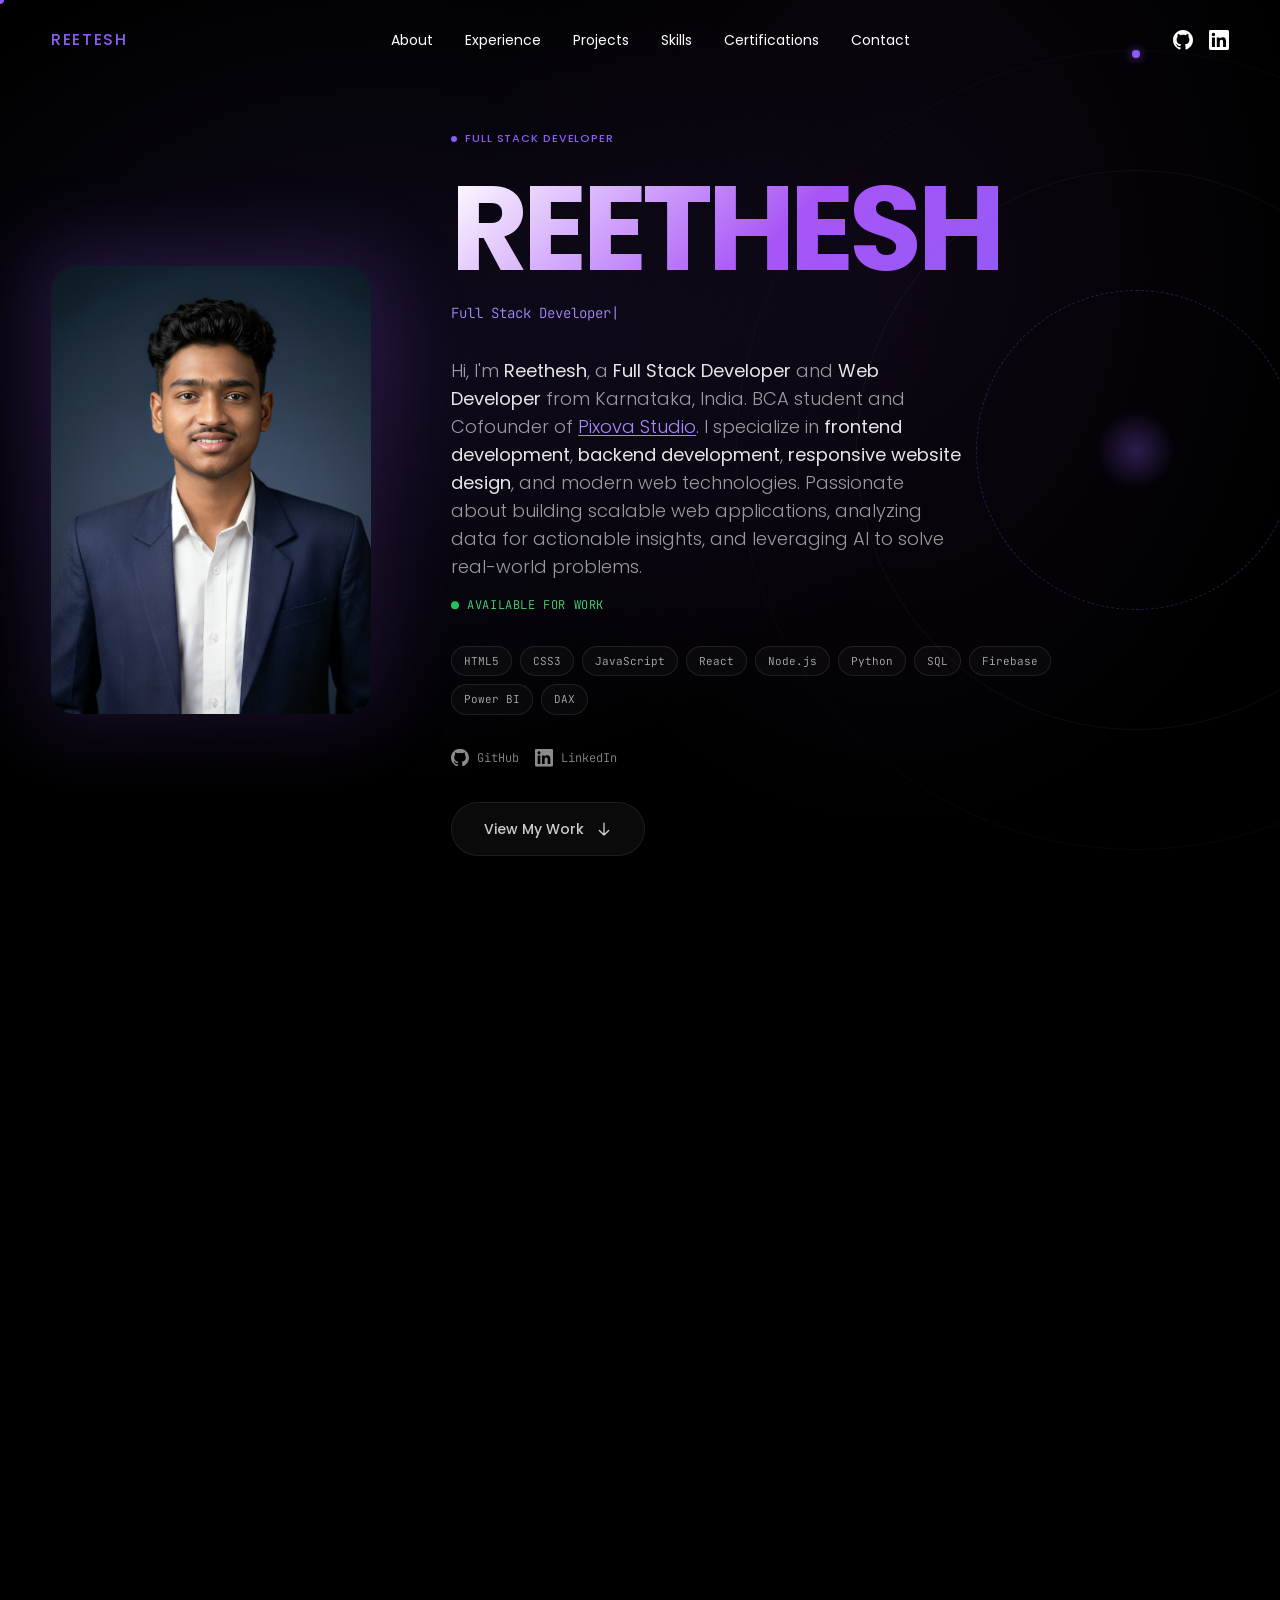
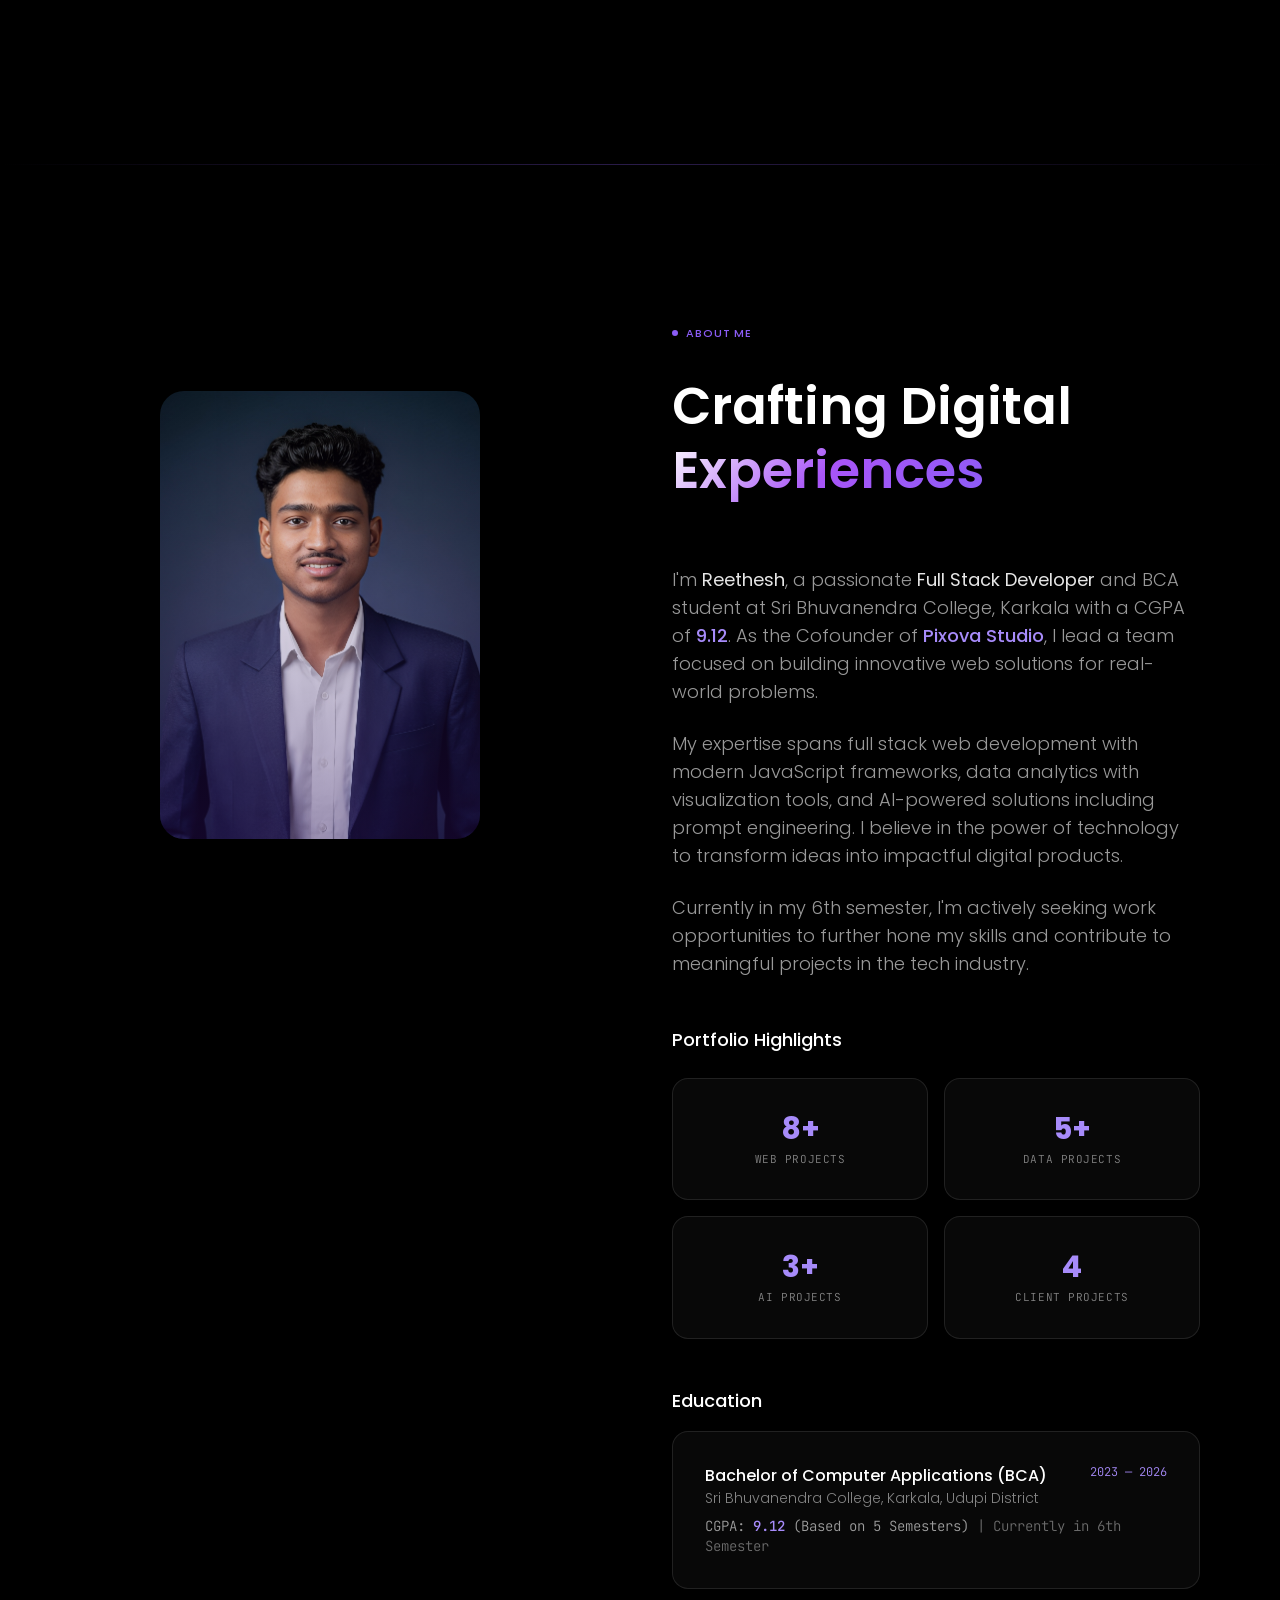
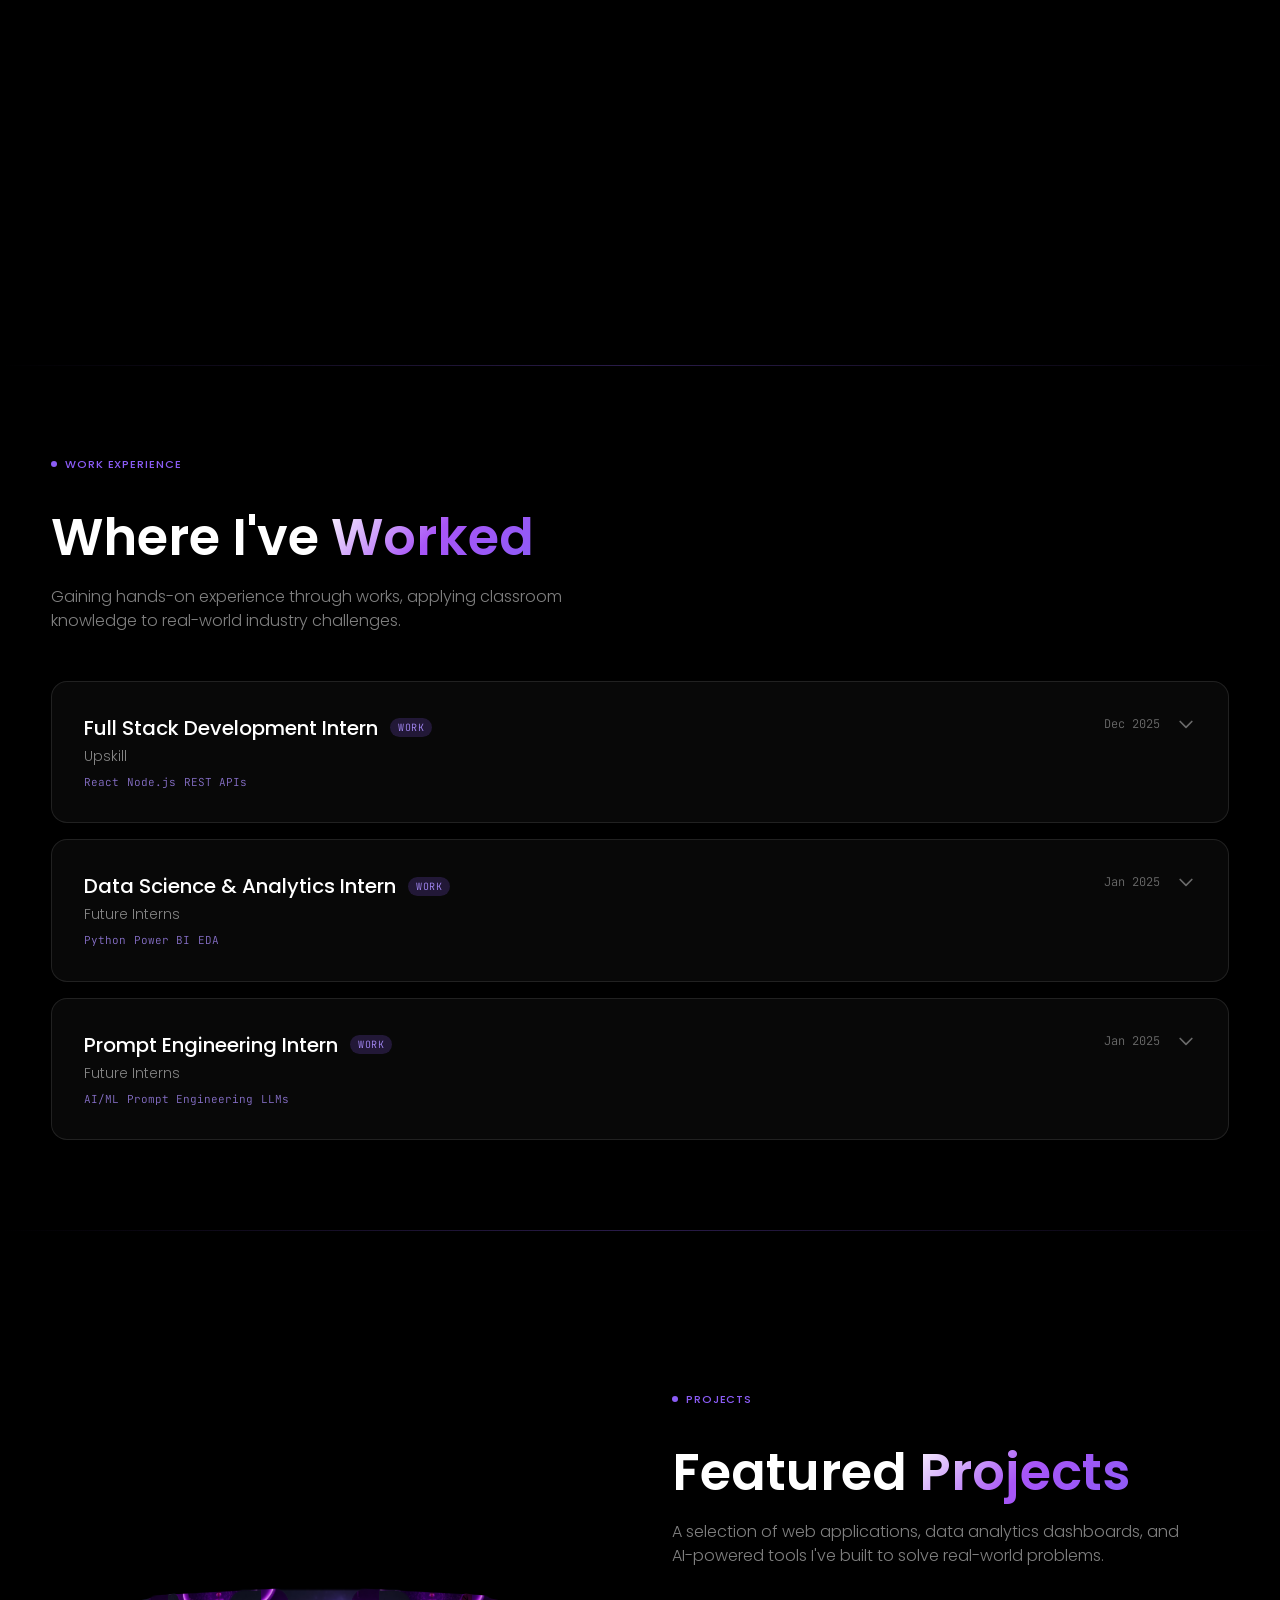
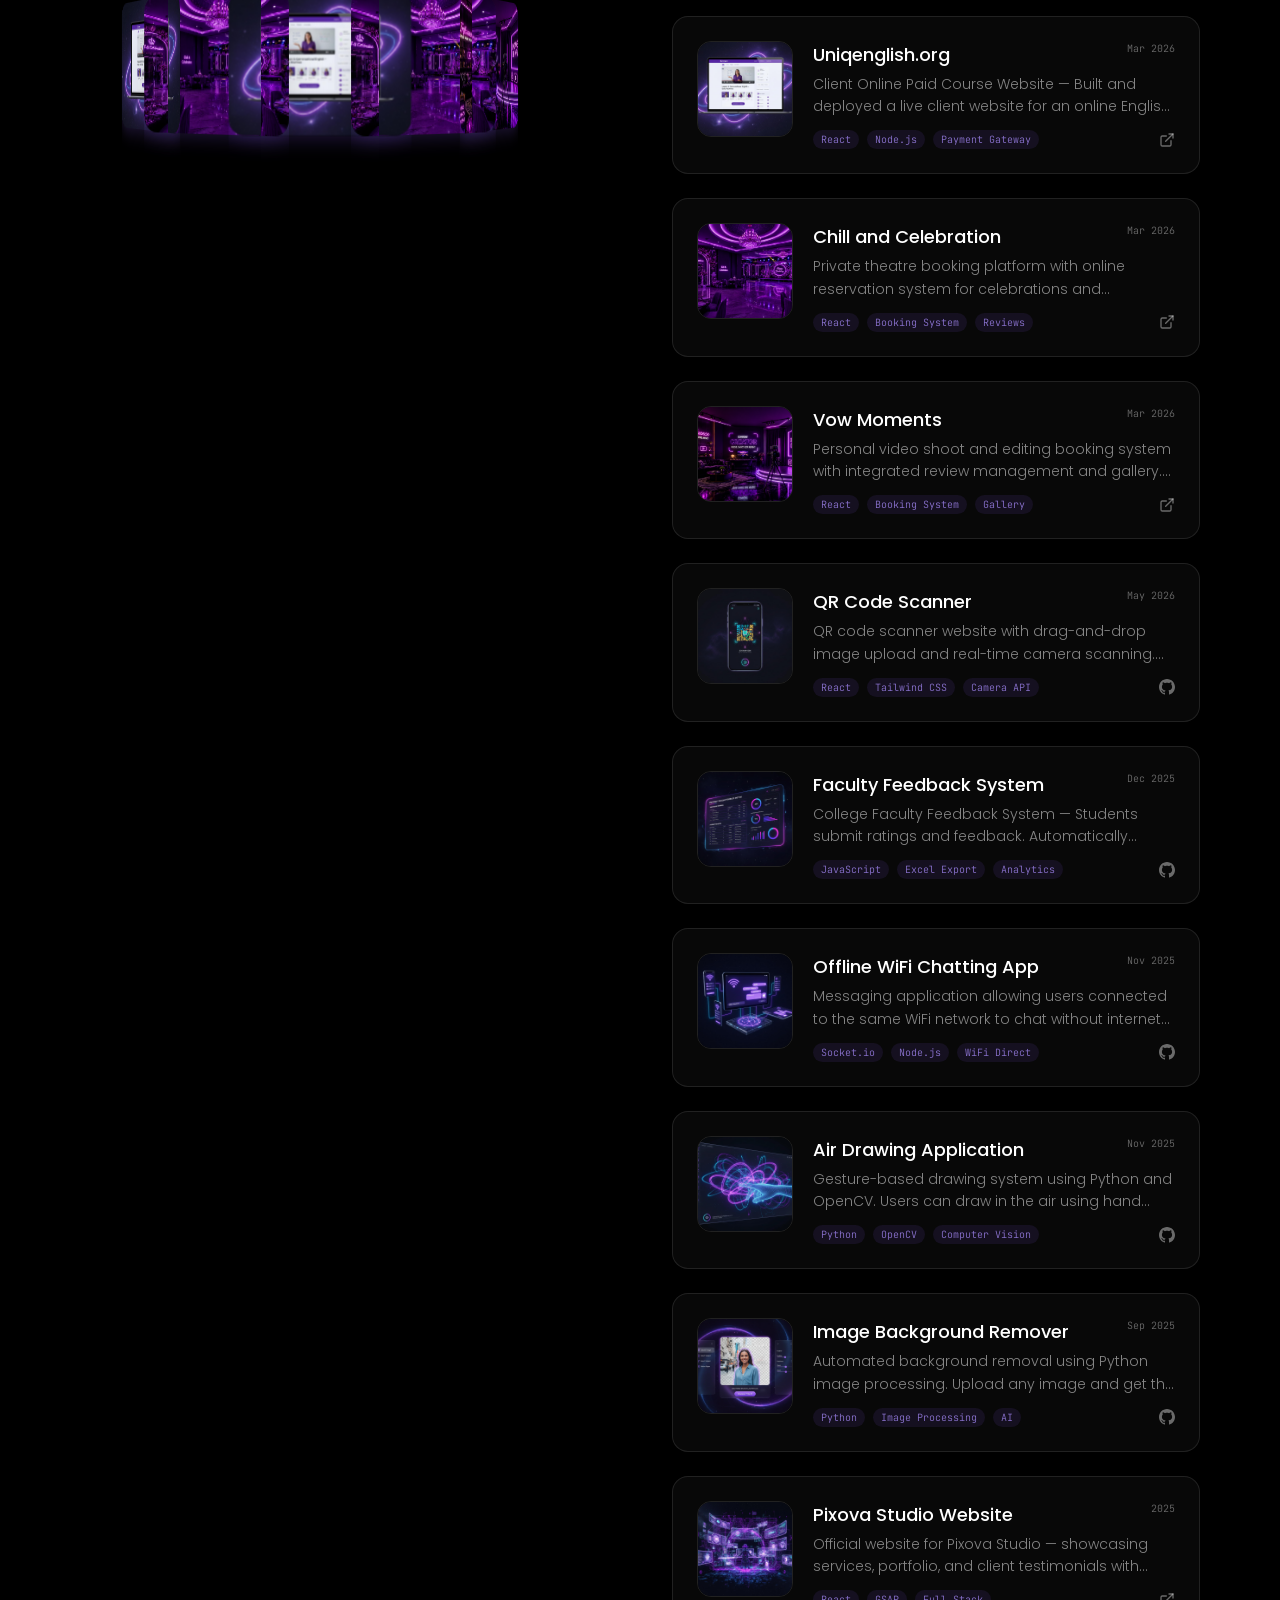
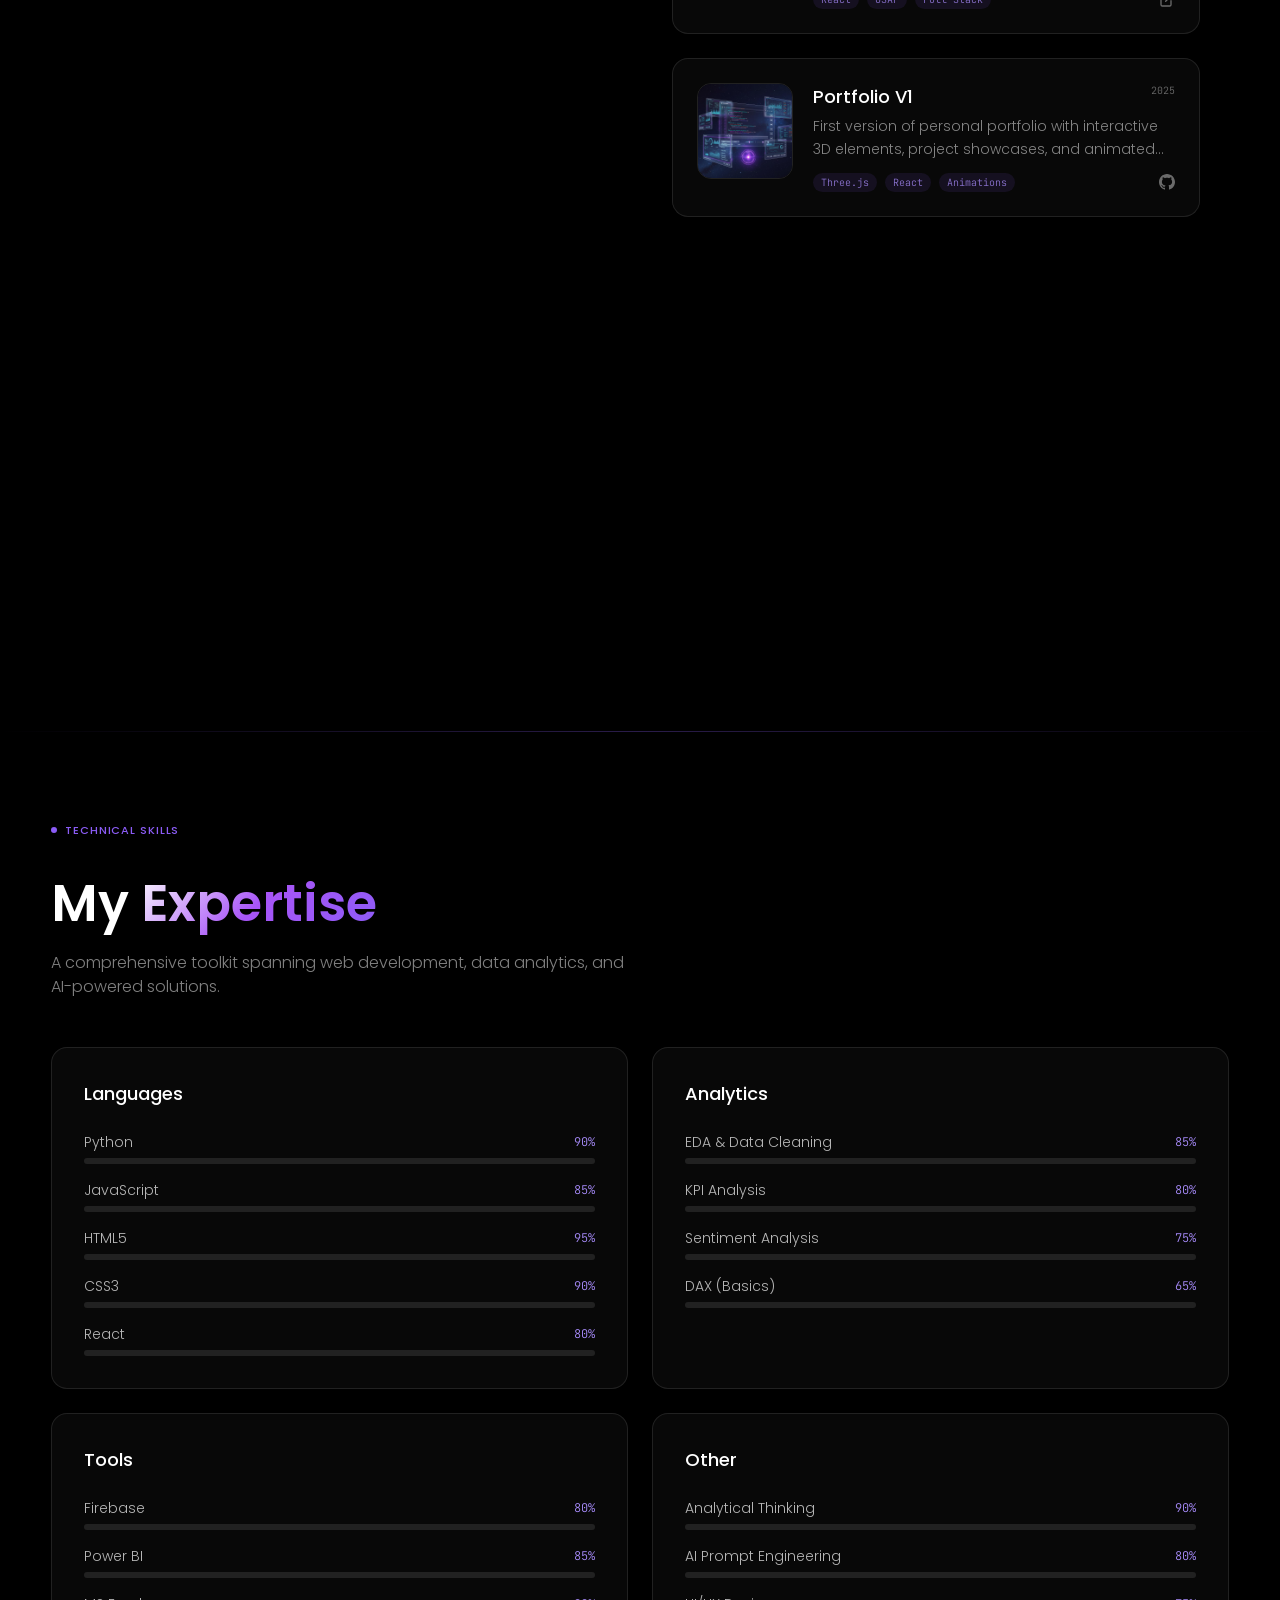
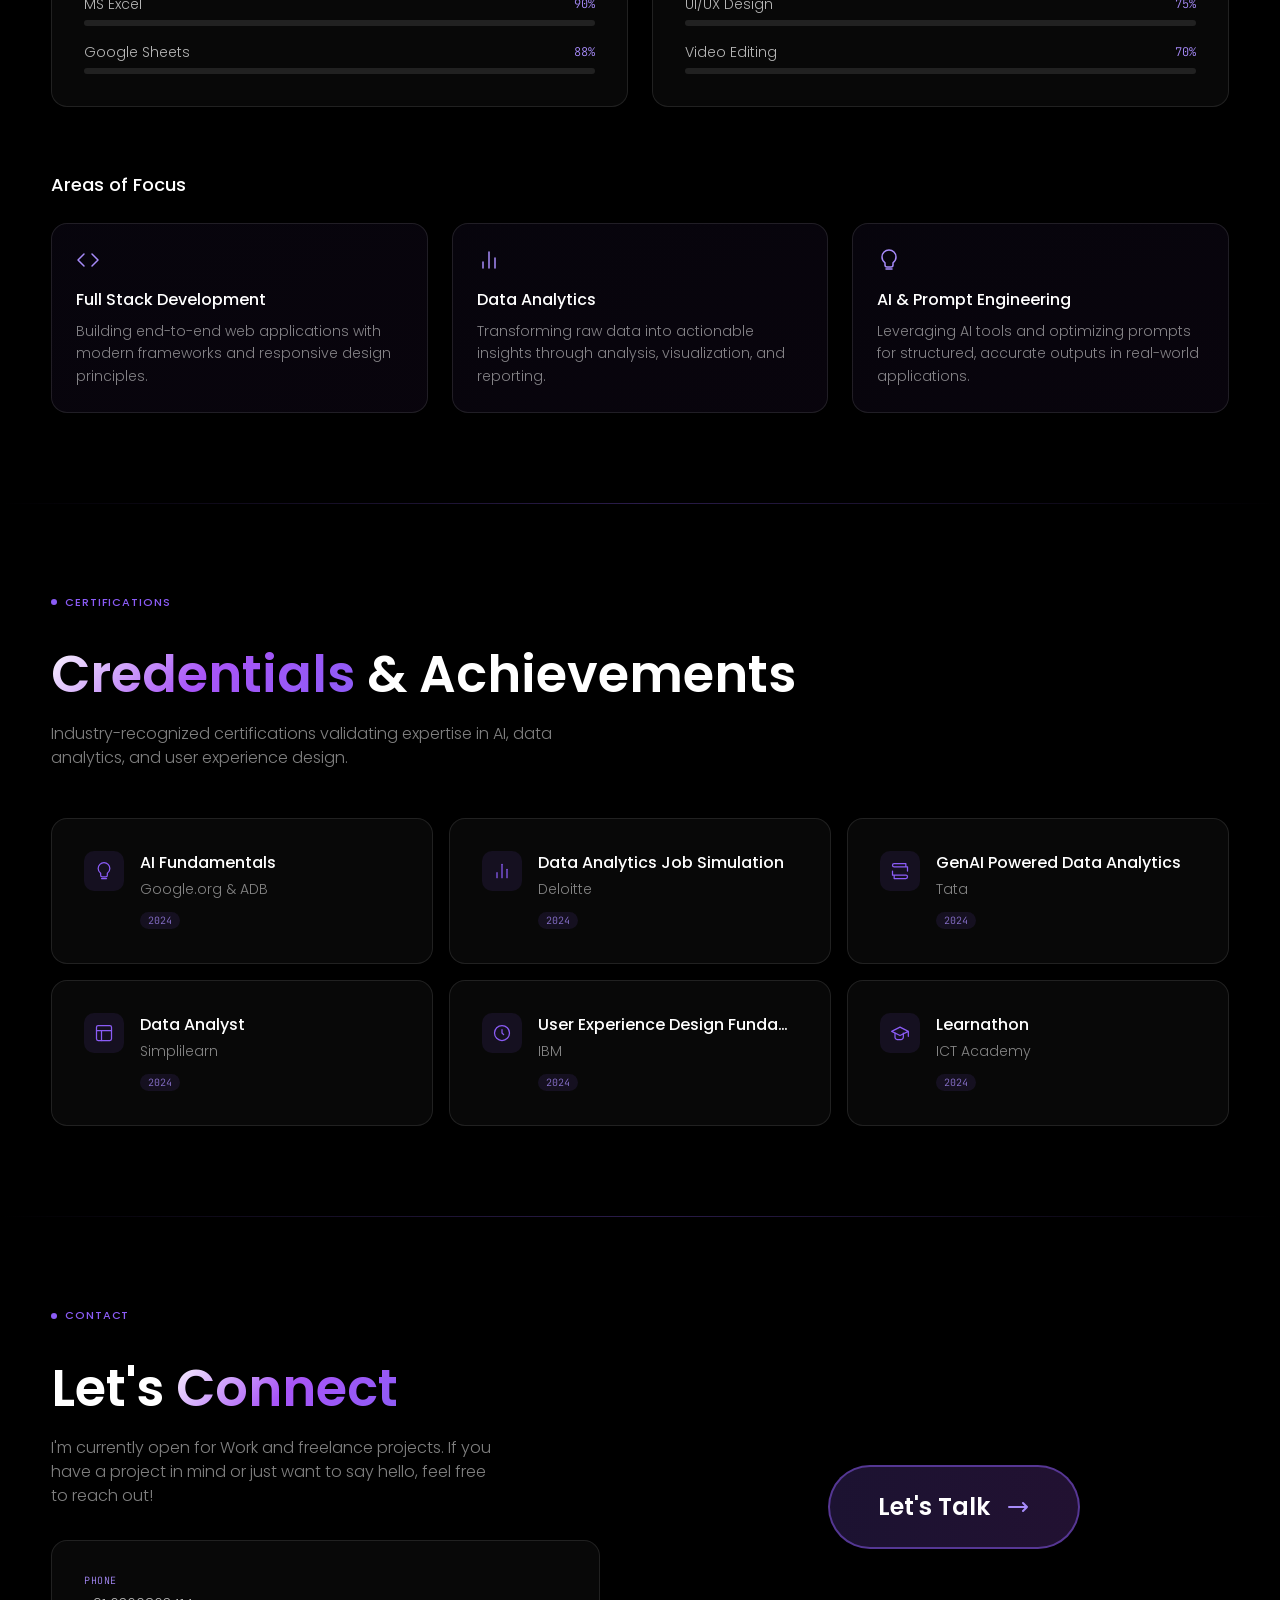
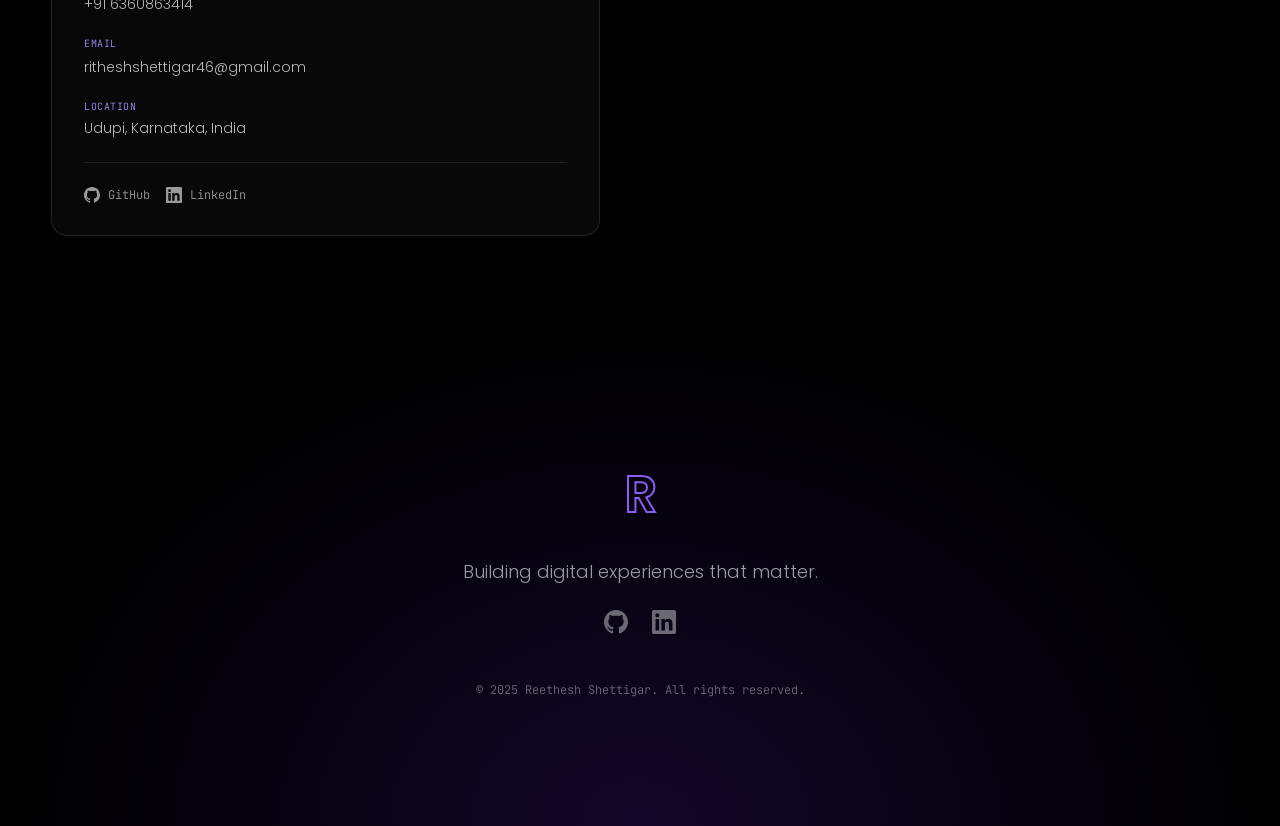
<file: index.html>
<!doctype html>
<html lang="en">

<head>
    <meta charset="UTF-8" />
    <meta name="viewport" content="width=device-width, initial-scale=1.0, maximum-scale=5.0, user-scalable=yes" />

    <!-- Primary Meta Tags -->
    <title>Reethesh | Full Stack Developer & Web Developer Portfolio</title>
    <meta name="title" content="Reethesh | Full Stack Developer & Web Developer Portfolio">
    <meta name="description" content="Reethesh is a Full Stack Developer and Web Developer specializing in modern websites, web applications, frontend development, backend development, and responsive web design. View portfolio, projects, skills, and contact information.">
    <meta name="keywords" content="Reethesh, Rithesh, Reethesh Developer, Rithesh Developer, Reethesh Full Stack Developer, Reethesh Web Developer, Full Stack Developer, Web Developer, Frontend Developer, Backend Developer, Software Developer, Portfolio, Karnataka Developer, BCA Student, Pixova Studio, React Developer, Node.js Developer, Python Developer">
    <meta name="author" content="Reethesh">
    <meta name="robots" content="index, follow">

    <!-- Open Graph / Facebook -->
    <meta property="og:type" content="website">
    <meta property="og:url" content="https://reethesh.pixova.co4.in/">
    <meta property="og:title" content="Reethesh | Full Stack Developer & Web Developer">
    <meta property="og:description" content="Portfolio of Reethesh, Full Stack Developer and Web Developer specializing in modern web applications, data analytics, and AI solutions.">
    <meta property="og:image" content="https://reethesh.pixova.co4.in/assets/portrait.jpg">

    <!-- Twitter -->
    <meta property="twitter:card" content="summary_large_image">
    <meta property="twitter:url" content="https://reethesh.pixova.co4.in/">
    <meta property="twitter:title" content="Reethesh | Full Stack Developer & Web Developer">
    <meta property="twitter:description" content="Portfolio of Reethesh, Full Stack Developer and Web Developer specializing in modern web applications, data analytics, and AI solutions.">
    <meta property="twitter:image" content="https://reethesh.pixova.co4.in/assets/portrait.jpg">

    <!-- Canonical URL -->
    <link rel="canonical" href="https://reethesh.pixova.co4.in/">

    <!-- JSON-LD Schema -->
    <script type="application/ld+json">
        {
            "@context": "https://schema.org",
            "@type": "Person",
            "name": "Reethesh",
            "alternateName": "Rithesh",
            "jobTitle": "Full Stack Developer",
            "description": "Full Stack Developer and Web Developer specializing in modern web applications, data analytics, and AI solutions",
            "url": "https://reethesh.pixova.co4.in/",
            "image": "https://reethesh.pixova.co4.in/assets/portrait.jpg",
            "sameAs": [
                "https://github.com/rxth7",
                "https://www.linkedin.com/in/reethesh-a8590b382/"
            ],
            "knowsAbout": ["Full Stack Development", "Web Development", "Frontend Development", "Backend Development", "React", "Node.js", "Python", "Data Analytics", "AI", "Prompt Engineering"],
            "alumniOf": {
                "@type": "CollegeOrUniversity",
                "name": "Sri Bhuvanendra College"
            }
        }
    </script>

    <link rel="preconnect" href="https://fonts.googleapis.com">
    <link rel="preconnect" href="https://fonts.gstatic.com" crossorigin>
    <link href="https://fonts.googleapis.com/css2?family=JetBrains+Mono:wght@400;500&family=Poppins:wght@300;400;500;600;700&display=swap" rel="stylesheet">
  <script type="module" crossorigin src="./assets/index-Byup8n-m.js"></script>
  <link rel="stylesheet" crossorigin href="./assets/index-CWM_oK-p.css">
</head>

<body>
    <div id="root"></div>
</body>

</html>
</file>
<file: assets/index-CWM_oK-p.css>
*,:before,:after{--tw-border-spacing-x: 0;--tw-border-spacing-y: 0;--tw-translate-x: 0;--tw-translate-y: 0;--tw-rotate: 0;--tw-skew-x: 0;--tw-skew-y: 0;--tw-scale-x: 1;--tw-scale-y: 1;--tw-pan-x: ;--tw-pan-y: ;--tw-pinch-zoom: ;--tw-scroll-snap-strictness: proximity;--tw-gradient-from-position: ;--tw-gradient-via-position: ;--tw-gradient-to-position: ;--tw-ordinal: ;--tw-slashed-zero: ;--tw-numeric-figure: ;--tw-numeric-spacing: ;--tw-numeric-fraction: ;--tw-ring-inset: ;--tw-ring-offset-width: 0px;--tw-ring-offset-color: #fff;--tw-ring-color: rgb(59 130 246 / .5);--tw-ring-offset-shadow: 0 0 #0000;--tw-ring-shadow: 0 0 #0000;--tw-shadow: 0 0 #0000;--tw-shadow-colored: 0 0 #0000;--tw-blur: ;--tw-brightness: ;--tw-contrast: ;--tw-grayscale: ;--tw-hue-rotate: ;--tw-invert: ;--tw-saturate: ;--tw-sepia: ;--tw-drop-shadow: ;--tw-backdrop-blur: ;--tw-backdrop-brightness: ;--tw-backdrop-contrast: ;--tw-backdrop-grayscale: ;--tw-backdrop-hue-rotate: ;--tw-backdrop-invert: ;--tw-backdrop-opacity: ;--tw-backdrop-saturate: ;--tw-backdrop-sepia: ;--tw-contain-size: ;--tw-contain-layout: ;--tw-contain-paint: ;--tw-contain-style: }::backdrop{--tw-border-spacing-x: 0;--tw-border-spacing-y: 0;--tw-translate-x: 0;--tw-translate-y: 0;--tw-rotate: 0;--tw-skew-x: 0;--tw-skew-y: 0;--tw-scale-x: 1;--tw-scale-y: 1;--tw-pan-x: ;--tw-pan-y: ;--tw-pinch-zoom: ;--tw-scroll-snap-strictness: proximity;--tw-gradient-from-position: ;--tw-gradient-via-position: ;--tw-gradient-to-position: ;--tw-ordinal: ;--tw-slashed-zero: ;--tw-numeric-figure: ;--tw-numeric-spacing: ;--tw-numeric-fraction: ;--tw-ring-inset: ;--tw-ring-offset-width: 0px;--tw-ring-offset-color: #fff;--tw-ring-color: rgb(59 130 246 / .5);--tw-ring-offset-shadow: 0 0 #0000;--tw-ring-shadow: 0 0 #0000;--tw-shadow: 0 0 #0000;--tw-shadow-colored: 0 0 #0000;--tw-blur: ;--tw-brightness: ;--tw-contrast: ;--tw-grayscale: ;--tw-hue-rotate: ;--tw-invert: ;--tw-saturate: ;--tw-sepia: ;--tw-drop-shadow: ;--tw-backdrop-blur: ;--tw-backdrop-brightness: ;--tw-backdrop-contrast: ;--tw-backdrop-grayscale: ;--tw-backdrop-hue-rotate: ;--tw-backdrop-invert: ;--tw-backdrop-opacity: ;--tw-backdrop-saturate: ;--tw-backdrop-sepia: ;--tw-contain-size: ;--tw-contain-layout: ;--tw-contain-paint: ;--tw-contain-style: }*,:before,:after{box-sizing:border-box;border-width:0;border-style:solid;border-color:#e5e7eb}:before,:after{--tw-content: ""}html,:host{line-height:1.5;-webkit-text-size-adjust:100%;-moz-tab-size:4;-o-tab-size:4;tab-size:4;font-family:ui-sans-serif,system-ui,sans-serif,"Apple Color Emoji","Segoe UI Emoji",Segoe UI Symbol,"Noto Color Emoji";font-feature-settings:normal;font-variation-settings:normal;-webkit-tap-highlight-color:transparent}body{margin:0;line-height:inherit}hr{height:0;color:inherit;border-top-width:1px}abbr:where([title]){-webkit-text-decoration:underline dotted;text-decoration:underline dotted}h1,h2,h3,h4,h5,h6{font-size:inherit;font-weight:inherit}a{color:inherit;text-decoration:inherit}b,strong{font-weight:bolder}code,kbd,samp,pre{font-family:JetBrains Mono,monospace;font-feature-settings:normal;font-variation-settings:normal;font-size:1em}small{font-size:80%}sub,sup{font-size:75%;line-height:0;position:relative;vertical-align:baseline}sub{bottom:-.25em}sup{top:-.5em}table{text-indent:0;border-color:inherit;border-collapse:collapse}button,input,optgroup,select,textarea{font-family:inherit;font-feature-settings:inherit;font-variation-settings:inherit;font-size:100%;font-weight:inherit;line-height:inherit;letter-spacing:inherit;color:inherit;margin:0;padding:0}button,select{text-transform:none}button,input:where([type=button]),input:where([type=reset]),input:where([type=submit]){-webkit-appearance:button;background-color:transparent;background-image:none}:-moz-focusring{outline:auto}:-moz-ui-invalid{box-shadow:none}progress{vertical-align:baseline}::-webkit-inner-spin-button,::-webkit-outer-spin-button{height:auto}[type=search]{-webkit-appearance:textfield;outline-offset:-2px}::-webkit-search-decoration{-webkit-appearance:none}::-webkit-file-upload-button{-webkit-appearance:button;font:inherit}summary{display:list-item}blockquote,dl,dd,h1,h2,h3,h4,h5,h6,hr,figure,p,pre{margin:0}fieldset{margin:0;padding:0}legend{padding:0}ol,ul,menu{list-style:none;margin:0;padding:0}dialog{padding:0}textarea{resize:vertical}input::-moz-placeholder,textarea::-moz-placeholder{opacity:1;color:#9ca3af}input::placeholder,textarea::placeholder{opacity:1;color:#9ca3af}button,[role=button]{cursor:pointer}:disabled{cursor:default}img,svg,video,canvas,audio,iframe,embed,object{display:block;vertical-align:middle}img,video{max-width:100%;height:auto}[hidden]:where(:not([hidden=until-found])){display:none}:root{--black: #000000;--white: #ffffff;--violet: #8B5CF6;--purple: #A855F7;--deep-purple: #2E1065;--deep-violet: #4C1D95;--cyan: #06B6D4;--magenta: #EC4899;--border-dark: rgba(255, 255, 255, .1);--border-light: rgba(255, 255, 255, .2);--text-muted: rgba(255, 255, 255, .6);--text-dim: rgba(255, 255, 255, .4);--background: 0 0% 0%;--foreground: 0 0% 100%;--card: 0 0% 0%;--card-foreground: 0 0% 100%;--popover: 0 0% 0%;--popover-foreground: 0 0% 100%;--primary: 263 70% 50%;--primary-foreground: 0 0% 100%;--secondary: 270 50% 20%;--secondary-foreground: 0 0% 100%;--muted: 270 50% 15%;--muted-foreground: 0 0% 60%;--accent: 270 50% 20%;--accent-foreground: 0 0% 100%;--destructive: 0 84.2% 60.2%;--destructive-foreground: 0 0% 98%;--border: 0 0% 10%;--input: 0 0% 10%;--ring: 263 70% 50%;--radius: .625rem}html{scroll-behavior:auto}body{font-family:Poppins,sans-serif;font-weight:300;background-color:var(--black);color:var(--white);overflow-x:hidden;-webkit-font-smoothing:antialiased;-moz-osx-font-smoothing:grayscale}::-moz-selection{background-color:#8b5cf64d;color:#fff}::selection{background-color:#8b5cf64d;color:#fff}html::-webkit-scrollbar{width:0px;background:transparent}.font-mono{font-family:JetBrains Mono,monospace}.text-gradient{background:linear-gradient(135deg,#fff,#a855f7,#8b5cf6);-webkit-background-clip:text;-webkit-text-fill-color:transparent;background-clip:text}.border-glow{border:1px solid rgba(255,255,255,.1);transition:all .4s ease}.border-glow:hover{border-color:#fff3;box-shadow:0 0 30px #8b5cf626}.section-padding{padding-top:clamp(60px,10vh,160px);padding-bottom:clamp(60px,10vh,160px)}.container-main{max-width:1440px;margin:0 auto;padding-left:clamp(16px,4vw,80px);padding-right:clamp(16px,4vw,80px)}.sr-only{position:absolute;width:1px;height:1px;padding:0;margin:-1px;overflow:hidden;clip:rect(0,0,0,0);white-space:nowrap;border-width:0}.pointer-events-none{pointer-events:none}.\!visible{visibility:visible!important}.visible{visibility:visible}.invisible{visibility:hidden}.fixed{position:fixed}.absolute{position:absolute}.relative{position:relative}.-inset-4{inset:-1rem}.inset-0{inset:0}.inset-\[15\%\]{inset:15%}.inset-\[30\%\]{inset:30%}.inset-\[45\%\]{inset:45%}.inset-x-0{left:0;right:0}.inset-y-0{top:0;bottom:0}.-bottom-12{bottom:-3rem}.-left-12{left:-3rem}.-right-12{right:-3rem}.-top-12{top:-3rem}.bottom-0{bottom:0}.bottom-\[15\%\]{bottom:15%}.left-0{left:0}.left-1\/2{left:50%}.left-2{left:.5rem}.left-\[50\%\]{left:50%}.right-0{right:0}.right-1{right:.25rem}.right-2{right:.5rem}.right-3{right:.75rem}.right-4{right:1rem}.right-\[-20\%\]{right:-20%}.right-\[15\%\]{right:15%}.top-0{top:0}.top-1\.5{top:.375rem}.top-1\/2{top:50%}.top-3\.5{top:.875rem}.top-4{top:1rem}.top-\[1px\]{top:1px}.top-\[50\%\]{top:50%}.top-\[60\%\]{top:60%}.top-full{top:100%}.isolate{isolation:isolate}.-z-10{z-index:-10}.z-0{z-index:0}.z-10{z-index:10}.z-20{z-index:20}.z-50{z-index:50}.z-\[1\]{z-index:1}.z-\[9998\]{z-index:9998}.z-\[9999\]{z-index:9999}.order-first{order:-9999}.order-last{order:9999}.col-start-2{grid-column-start:2}.row-span-2{grid-row:span 2 / span 2}.row-start-1{grid-row-start:1}.\!m-0{margin:0!important}.-mx-1{margin-left:-.25rem;margin-right:-.25rem}.-my-2{margin-top:-.5rem;margin-bottom:-.5rem}.mx-2{margin-left:.5rem;margin-right:.5rem}.mx-3\.5{margin-left:.875rem;margin-right:.875rem}.mx-auto{margin-left:auto;margin-right:auto}.my-0{margin-top:0;margin-bottom:0}.my-0\.5{margin-top:.125rem;margin-bottom:.125rem}.my-1{margin-top:.25rem;margin-bottom:.25rem}.-ml-4{margin-left:-1rem}.-mt-4{margin-top:-1rem}.mb-1{margin-bottom:.25rem}.mb-1\.5{margin-bottom:.375rem}.mb-12{margin-bottom:3rem}.mb-16{margin-bottom:4rem}.mb-2{margin-bottom:.5rem}.mb-3{margin-bottom:.75rem}.mb-4{margin-bottom:1rem}.mb-6{margin-bottom:1.5rem}.mb-8{margin-bottom:2rem}.ml-1{margin-left:.25rem}.ml-2{margin-left:.5rem}.ml-4{margin-left:1rem}.ml-auto{margin-left:auto}.mt-1\.5{margin-top:.375rem}.mt-2{margin-top:.5rem}.mt-4{margin-top:1rem}.mt-6{margin-top:1.5rem}.mt-auto{margin-top:auto}.line-clamp-1{overflow:hidden;display:-webkit-box;-webkit-box-orient:vertical;-webkit-line-clamp:1}.line-clamp-2{overflow:hidden;display:-webkit-box;-webkit-box-orient:vertical;-webkit-line-clamp:2}.block{display:block}.flex{display:flex}.inline-flex{display:inline-flex}.table{display:table}.table-caption{display:table-caption}.table-cell{display:table-cell}.table-row{display:table-row}.grid{display:grid}.hidden{display:none}.aspect-square{aspect-ratio:1 / 1}.aspect-video{aspect-ratio:16 / 9}.size-10{width:2.5rem;height:2.5rem}.size-2{width:.5rem;height:.5rem}.size-2\.5{width:.625rem;height:.625rem}.size-3{width:.75rem;height:.75rem}.size-3\.5{width:.875rem;height:.875rem}.size-4{width:1rem;height:1rem}.size-6{width:1.5rem;height:1.5rem}.size-7{width:1.75rem;height:1.75rem}.size-8{width:2rem;height:2rem}.size-9{width:2.25rem;height:2.25rem}.size-auto{width:auto;height:auto}.size-full{width:100%;height:100%}.h-0\.5{height:.125rem}.h-1\.5{height:.375rem}.h-10{height:2.5rem}.h-12{height:3rem}.h-16{height:4rem}.h-2{height:.5rem}.h-2\.5{height:.625rem}.h-4{height:1rem}.h-5{height:1.25rem}.h-6{height:1.5rem}.h-7{height:1.75rem}.h-72{height:18rem}.h-8{height:2rem}.h-80{height:20rem}.h-9{height:2.25rem}.h-\[1\.15rem\]{height:1.15rem}.h-\[100px\]{height:100px}.h-\[400px\]{height:400px}.h-\[40vh\]{height:40vh}.h-\[80px\]{height:80px}.h-\[calc\(100\%-1px\)\]{height:calc(100% - 1px)}.h-\[var\(--radix-navigation-menu-viewport-height\)\]{height:var(--radix-navigation-menu-viewport-height)}.h-\[var\(--radix-select-trigger-height\)\]{height:var(--radix-select-trigger-height)}.h-auto{height:auto}.h-full{height:100%}.h-px{height:1px}.h-svh{height:100svh}.max-h-0{max-height:0px}.max-h-40{max-height:10rem}.max-h-\[300px\]{max-height:300px}.max-h-\[400px\]{max-height:400px}.min-h-0{min-height:0px}.min-h-16{min-height:4rem}.min-h-4{min-height:1rem}.min-h-\[40vh\]{min-height:40vh}.min-h-screen{min-height:100vh}.min-h-svh{min-height:100svh}.w-0{width:0px}.w-1{width:.25rem}.w-1\.5{width:.375rem}.w-10{width:2.5rem}.w-16{width:4rem}.w-2{width:.5rem}.w-2\.5{width:.625rem}.w-3{width:.75rem}.w-3\/4{width:75%}.w-4{width:1rem}.w-5{width:1.25rem}.w-56{width:14rem}.w-6{width:1.5rem}.w-64{width:16rem}.w-72{width:18rem}.w-8{width:2rem}.w-9{width:2.25rem}.w-\[100px\]{width:100px}.w-\[140px\]{width:140px}.w-\[150px\]{width:150px}.w-\[400px\]{width:400px}.w-auto{width:auto}.w-fit{width:-moz-fit-content;width:fit-content}.w-full{width:100%}.w-max{width:-moz-max-content;width:max-content}.w-px{width:1px}.min-w-0{min-width:0px}.min-w-10{min-width:2.5rem}.min-w-5{min-width:1.25rem}.min-w-8{min-width:2rem}.min-w-9{min-width:2.25rem}.min-w-\[12rem\]{min-width:12rem}.min-w-\[8rem\]{min-width:8rem}.min-w-\[var\(--radix-select-trigger-width\)\]{min-width:var(--radix-select-trigger-width)}.max-w-2xl{max-width:42rem}.max-w-\[calc\(100\%-2rem\)\]{max-width:calc(100% - 2rem)}.max-w-lg{max-width:32rem}.max-w-max{max-width:-moz-max-content;max-width:max-content}.max-w-md{max-width:28rem}.max-w-sm{max-width:24rem}.max-w-xl{max-width:36rem}.flex-1{flex:1 1 0%}.flex-shrink-0,.shrink-0{flex-shrink:0}.grow{flex-grow:1}.grow-0{flex-grow:0}.basis-full{flex-basis:100%}.caption-bottom{caption-side:bottom}.border-collapse{border-collapse:collapse}.origin-center{transform-origin:center}.-translate-x-1\/2{--tw-translate-x: -50%;transform:translate(var(--tw-translate-x),var(--tw-translate-y)) rotate(var(--tw-rotate)) skew(var(--tw-skew-x)) skewY(var(--tw-skew-y)) scaleX(var(--tw-scale-x)) scaleY(var(--tw-scale-y))}.-translate-x-px{--tw-translate-x: -1px;transform:translate(var(--tw-translate-x),var(--tw-translate-y)) rotate(var(--tw-rotate)) skew(var(--tw-skew-x)) skewY(var(--tw-skew-y)) scaleX(var(--tw-scale-x)) scaleY(var(--tw-scale-y))}.-translate-y-1\/2{--tw-translate-y: -50%;transform:translate(var(--tw-translate-x),var(--tw-translate-y)) rotate(var(--tw-rotate)) skew(var(--tw-skew-x)) skewY(var(--tw-skew-y)) scaleX(var(--tw-scale-x)) scaleY(var(--tw-scale-y))}.-translate-y-2{--tw-translate-y: -.5rem;transform:translate(var(--tw-translate-x),var(--tw-translate-y)) rotate(var(--tw-rotate)) skew(var(--tw-skew-x)) skewY(var(--tw-skew-y)) scaleX(var(--tw-scale-x)) scaleY(var(--tw-scale-y))}.-translate-y-full{--tw-translate-y: -100%;transform:translate(var(--tw-translate-x),var(--tw-translate-y)) rotate(var(--tw-rotate)) skew(var(--tw-skew-x)) skewY(var(--tw-skew-y)) scaleX(var(--tw-scale-x)) scaleY(var(--tw-scale-y))}.translate-x-\[-50\%\]{--tw-translate-x: -50%;transform:translate(var(--tw-translate-x),var(--tw-translate-y)) rotate(var(--tw-rotate)) skew(var(--tw-skew-x)) skewY(var(--tw-skew-y)) scaleX(var(--tw-scale-x)) scaleY(var(--tw-scale-y))}.translate-x-px{--tw-translate-x: 1px;transform:translate(var(--tw-translate-x),var(--tw-translate-y)) rotate(var(--tw-rotate)) skew(var(--tw-skew-x)) skewY(var(--tw-skew-y)) scaleX(var(--tw-scale-x)) scaleY(var(--tw-scale-y))}.translate-y-0{--tw-translate-y: 0px;transform:translate(var(--tw-translate-x),var(--tw-translate-y)) rotate(var(--tw-rotate)) skew(var(--tw-skew-x)) skewY(var(--tw-skew-y)) scaleX(var(--tw-scale-x)) scaleY(var(--tw-scale-y))}.translate-y-0\.5{--tw-translate-y: .125rem;transform:translate(var(--tw-translate-x),var(--tw-translate-y)) rotate(var(--tw-rotate)) skew(var(--tw-skew-x)) skewY(var(--tw-skew-y)) scaleX(var(--tw-scale-x)) scaleY(var(--tw-scale-y))}.translate-y-2{--tw-translate-y: .5rem;transform:translate(var(--tw-translate-x),var(--tw-translate-y)) rotate(var(--tw-rotate)) skew(var(--tw-skew-x)) skewY(var(--tw-skew-y)) scaleX(var(--tw-scale-x)) scaleY(var(--tw-scale-y))}.translate-y-\[-50\%\]{--tw-translate-y: -50%;transform:translate(var(--tw-translate-x),var(--tw-translate-y)) rotate(var(--tw-rotate)) skew(var(--tw-skew-x)) skewY(var(--tw-skew-y)) scaleX(var(--tw-scale-x)) scaleY(var(--tw-scale-y))}.translate-y-\[calc\(-50\%_-_2px\)\]{--tw-translate-y: calc(-50% - 2px) ;transform:translate(var(--tw-translate-x),var(--tw-translate-y)) rotate(var(--tw-rotate)) skew(var(--tw-skew-x)) skewY(var(--tw-skew-y)) scaleX(var(--tw-scale-x)) scaleY(var(--tw-scale-y))}.-rotate-45{--tw-rotate: -45deg;transform:translate(var(--tw-translate-x),var(--tw-translate-y)) rotate(var(--tw-rotate)) skew(var(--tw-skew-x)) skewY(var(--tw-skew-y)) scaleX(var(--tw-scale-x)) scaleY(var(--tw-scale-y))}.rotate-180{--tw-rotate: 180deg;transform:translate(var(--tw-translate-x),var(--tw-translate-y)) rotate(var(--tw-rotate)) skew(var(--tw-skew-x)) skewY(var(--tw-skew-y)) scaleX(var(--tw-scale-x)) scaleY(var(--tw-scale-y))}.rotate-45{--tw-rotate: 45deg;transform:translate(var(--tw-translate-x),var(--tw-translate-y)) rotate(var(--tw-rotate)) skew(var(--tw-skew-x)) skewY(var(--tw-skew-y)) scaleX(var(--tw-scale-x)) scaleY(var(--tw-scale-y))}.rotate-90{--tw-rotate: 90deg;transform:translate(var(--tw-translate-x),var(--tw-translate-y)) rotate(var(--tw-rotate)) skew(var(--tw-skew-x)) skewY(var(--tw-skew-y)) scaleX(var(--tw-scale-x)) scaleY(var(--tw-scale-y))}.transform{transform:translate(var(--tw-translate-x),var(--tw-translate-y)) rotate(var(--tw-rotate)) skew(var(--tw-skew-x)) skewY(var(--tw-skew-y)) scaleX(var(--tw-scale-x)) scaleY(var(--tw-scale-y))}@keyframes caret-blink{0%,70%,to{opacity:1}20%,50%{opacity:0}}.animate-caret-blink{animation:caret-blink 1.25s ease-out infinite}@keyframes pulse{50%{opacity:.5}}.animate-pulse{animation:pulse 2s cubic-bezier(.4,0,.6,1) infinite}@keyframes spin{to{transform:rotate(360deg)}}.animate-spin{animation:spin 1s linear infinite}.cursor-default{cursor:default}.cursor-pointer{cursor:pointer}.cursor-text{cursor:text}.touch-none{touch-action:none}.select-none{-webkit-user-select:none;-moz-user-select:none;user-select:none}.resize-none{resize:none}.resize{resize:both}.scroll-my-1{scroll-margin-top:.25rem;scroll-margin-bottom:.25rem}.scroll-py-1{scroll-padding-top:.25rem;scroll-padding-bottom:.25rem}.list-disc{list-style-type:disc}.list-none{list-style-type:none}.auto-rows-min{grid-auto-rows:min-content}.grid-cols-1{grid-template-columns:repeat(1,minmax(0,1fr))}.grid-cols-2{grid-template-columns:repeat(2,minmax(0,1fr))}.grid-cols-\[0_1fr\]{grid-template-columns:0 1fr}.grid-rows-\[auto_auto\]{grid-template-rows:auto auto}.flex-row{flex-direction:row}.flex-col{flex-direction:column}.flex-col-reverse{flex-direction:column-reverse}.flex-wrap{flex-wrap:wrap}.place-content-center{place-content:center}.items-start{align-items:flex-start}.items-end{align-items:flex-end}.items-center{align-items:center}.items-stretch{align-items:stretch}.justify-start{justify-content:flex-start}.justify-center{justify-content:center}.justify-between{justify-content:space-between}.justify-items-start{justify-items:start}.gap-0\.5{gap:.125rem}.gap-1{gap:.25rem}.gap-1\.5{gap:.375rem}.gap-2{gap:.5rem}.gap-2\.5{gap:.625rem}.gap-3{gap:.75rem}.gap-4{gap:1rem}.gap-6{gap:1.5rem}.gap-7{gap:1.75rem}.gap-8{gap:2rem}.gap-\[--spacing\(var\(--gap\)\)\]{gap:var(--spacing(var(--gap)))}.gap-y-0\.5{row-gap:.125rem}.space-y-2>:not([hidden])~:not([hidden]){--tw-space-y-reverse: 0;margin-top:calc(.5rem * calc(1 - var(--tw-space-y-reverse)));margin-bottom:calc(.5rem * var(--tw-space-y-reverse))}.space-y-3>:not([hidden])~:not([hidden]){--tw-space-y-reverse: 0;margin-top:calc(.75rem * calc(1 - var(--tw-space-y-reverse)));margin-bottom:calc(.75rem * var(--tw-space-y-reverse))}.space-y-4>:not([hidden])~:not([hidden]){--tw-space-y-reverse: 0;margin-top:calc(1rem * calc(1 - var(--tw-space-y-reverse)));margin-bottom:calc(1rem * var(--tw-space-y-reverse))}.space-y-5>:not([hidden])~:not([hidden]){--tw-space-y-reverse: 0;margin-top:calc(1.25rem * calc(1 - var(--tw-space-y-reverse)));margin-bottom:calc(1.25rem * var(--tw-space-y-reverse))}.self-start{align-self:flex-start}.self-stretch{align-self:stretch}.justify-self-end{justify-self:end}.overflow-auto{overflow:auto}.overflow-hidden{overflow:hidden}.overflow-x-auto{overflow-x:auto}.overflow-y-auto{overflow-y:auto}.overflow-x-hidden{overflow-x:hidden}.truncate{overflow:hidden;text-overflow:ellipsis;white-space:nowrap}.whitespace-nowrap{white-space:nowrap}.text-balance{text-wrap:balance}.break-words{overflow-wrap:break-word}.rounded-2xl{border-radius:1rem}.rounded-3xl{border-radius:1.5rem}.rounded-\[2px\]{border-radius:2px}.rounded-\[4px\]{border-radius:4px}.rounded-\[calc\(var\(--radius\)-5px\)\]{border-radius:calc(var(--radius) - 5px)}.rounded-\[inherit\]{border-radius:inherit}.rounded-full{border-radius:9999px}.rounded-lg{border-radius:var(--radius)}.rounded-md{border-radius:calc(var(--radius) - 2px)}.rounded-none{border-radius:0}.rounded-sm{border-radius:calc(var(--radius) - 4px)}.rounded-xl{border-radius:calc(var(--radius) + 4px)}.rounded-xs{border-radius:calc(var(--radius) - 6px)}.rounded-l-md{border-top-left-radius:calc(var(--radius) - 2px);border-bottom-left-radius:calc(var(--radius) - 2px)}.rounded-r-md{border-top-right-radius:calc(var(--radius) - 2px);border-bottom-right-radius:calc(var(--radius) - 2px)}.rounded-tl-sm{border-top-left-radius:calc(var(--radius) - 4px)}.border{border-width:1px}.border-0{border-width:0px}.border-2{border-width:2px}.border-\[1\.5px\]{border-width:1.5px}.border-y{border-top-width:1px;border-bottom-width:1px}.border-b{border-bottom-width:1px}.border-l{border-left-width:1px}.border-r{border-right-width:1px}.border-t{border-top-width:1px}.border-dashed{border-style:dashed}.border-border{border-color:hsl(var(--border))}.border-border\/50{border-color:hsl(var(--border) / .5)}.border-input{border-color:hsl(var(--input))}.border-primary{border-color:hsl(var(--primary))}.border-transparent{border-color:transparent}.border-violet-500\/50{border-color:#8b5cf680}.border-white\/10{border-color:#ffffff1a}.border-white\/\[0\.03\]{border-color:#ffffff08}.border-white\/\[0\.05\]{border-color:#ffffff0d}.border-l-transparent{border-left-color:transparent}.border-t-transparent{border-top-color:transparent}.bg-accent{background-color:hsl(var(--accent))}.bg-background{background-color:hsl(var(--background))}.bg-black{--tw-bg-opacity: 1;background-color:rgb(0 0 0 / var(--tw-bg-opacity, 1))}.bg-black\/50{background-color:#00000080}.bg-black\/85{background-color:#000000d9}.bg-border{background-color:hsl(var(--border))}.bg-card{background-color:hsl(var(--card))}.bg-destructive{--tw-bg-opacity: 1;background-color:hsl(var(--destructive) / var(--tw-bg-opacity, 1))}.bg-foreground{background-color:hsl(var(--foreground))}.bg-green-500{--tw-bg-opacity: 1;background-color:rgb(34 197 94 / var(--tw-bg-opacity, 1))}.bg-input{background-color:hsl(var(--input))}.bg-muted{background-color:hsl(var(--muted))}.bg-muted\/50{background-color:hsl(var(--muted) / .5)}.bg-popover{background-color:hsl(var(--popover))}.bg-primary{background-color:hsl(var(--primary))}.bg-primary\/20{background-color:hsl(var(--primary) / .2)}.bg-purple-500{--tw-bg-opacity: 1;background-color:rgb(168 85 247 / var(--tw-bg-opacity, 1))}.bg-secondary{background-color:hsl(var(--secondary))}.bg-transparent{background-color:transparent}.bg-violet-500{--tw-bg-opacity: 1;background-color:rgb(139 92 246 / var(--tw-bg-opacity, 1))}.bg-violet-500\/10{background-color:#8b5cf61a}.bg-violet-500\/20{background-color:#8b5cf633}.bg-white{--tw-bg-opacity: 1;background-color:rgb(255 255 255 / var(--tw-bg-opacity, 1))}.bg-white\/10{background-color:#ffffff1a}.bg-white\/\[0\.03\]{background-color:#ffffff08}.bg-white\/\[0\.05\]{background-color:#ffffff0d}.bg-gradient-to-br{background-image:linear-gradient(to bottom right,var(--tw-gradient-stops))}.bg-gradient-to-r{background-image:linear-gradient(to right,var(--tw-gradient-stops))}.bg-gradient-to-t{background-image:linear-gradient(to top,var(--tw-gradient-stops))}.from-violet-500\/20{--tw-gradient-from: rgb(139 92 246 / .2) var(--tw-gradient-from-position);--tw-gradient-to: rgb(139 92 246 / 0) var(--tw-gradient-to-position);--tw-gradient-stops: var(--tw-gradient-from), var(--tw-gradient-to)}.from-violet-500\/5{--tw-gradient-from: rgb(139 92 246 / .05) var(--tw-gradient-from-position);--tw-gradient-to: rgb(139 92 246 / 0) var(--tw-gradient-to-position);--tw-gradient-stops: var(--tw-gradient-from), var(--tw-gradient-to)}.from-violet-950\/40{--tw-gradient-from: rgb(46 16 101 / .4) var(--tw-gradient-from-position);--tw-gradient-to: rgb(46 16 101 / 0) var(--tw-gradient-to-position);--tw-gradient-stops: var(--tw-gradient-from), var(--tw-gradient-to)}.to-purple-500\/20{--tw-gradient-to: rgb(168 85 247 / .2) var(--tw-gradient-to-position)}.to-purple-500\/5{--tw-gradient-to: rgb(168 85 247 / .05) var(--tw-gradient-to-position)}.to-transparent{--tw-gradient-to: transparent var(--tw-gradient-to-position)}.fill-current{fill:currentColor}.fill-foreground{fill:hsl(var(--foreground))}.fill-primary{fill:hsl(var(--primary))}.object-cover{-o-object-fit:cover;object-fit:cover}.p-0{padding:0}.p-1{padding:.25rem}.p-2{padding:.5rem}.p-3{padding:.75rem}.p-4{padding:1rem}.p-5{padding:1.25rem}.p-6{padding:1.5rem}.p-\[3px\]{padding:3px}.p-px{padding:1px}.px-1{padding-left:.25rem;padding-right:.25rem}.px-1\.5{padding-left:.375rem;padding-right:.375rem}.px-2{padding-left:.5rem;padding-right:.5rem}.px-2\.5{padding-left:.625rem;padding-right:.625rem}.px-3{padding-left:.75rem;padding-right:.75rem}.px-4{padding-left:1rem;padding-right:1rem}.px-6{padding-left:1.5rem;padding-right:1.5rem}.px-8{padding-left:2rem;padding-right:2rem}.py-0\.5{padding-top:.125rem;padding-bottom:.125rem}.py-1{padding-top:.25rem;padding-bottom:.25rem}.py-1\.5{padding-top:.375rem;padding-bottom:.375rem}.py-12{padding-top:3rem;padding-bottom:3rem}.py-16{padding-top:4rem;padding-bottom:4rem}.py-2{padding-top:.5rem;padding-bottom:.5rem}.py-3{padding-top:.75rem;padding-bottom:.75rem}.py-4{padding-top:1rem;padding-bottom:1rem}.py-5{padding-top:1.25rem;padding-bottom:1.25rem}.py-6{padding-top:1.5rem;padding-bottom:1.5rem}.py-8{padding-top:2rem;padding-bottom:2rem}.pb-10{padding-bottom:2.5rem}.pb-3{padding-bottom:.75rem}.pb-4{padding-bottom:1rem}.pb-6{padding-bottom:1.5rem}.pl-2{padding-left:.5rem}.pl-3{padding-left:.75rem}.pl-4{padding-left:1rem}.pl-8{padding-left:2rem}.pr-1{padding-right:.25rem}.pr-2{padding-right:.5rem}.pr-2\.5{padding-right:.625rem}.pr-3{padding-right:.75rem}.pr-8{padding-right:2rem}.pt-0{padding-top:0}.pt-2{padding-top:.5rem}.pt-20{padding-top:5rem}.pt-3{padding-top:.75rem}.pt-4{padding-top:1rem}.pt-6{padding-top:1.5rem}.text-left{text-align:left}.text-center{text-align:center}.align-middle{vertical-align:middle}.font-mono{font-family:JetBrains Mono,monospace}.font-poppins{font-family:Poppins,sans-serif}.font-sans{font-family:ui-sans-serif,system-ui,sans-serif,"Apple Color Emoji","Segoe UI Emoji",Segoe UI Symbol,"Noto Color Emoji"}.text-2xl{font-size:1.5rem;line-height:2rem}.text-\[0\.8rem\]{font-size:.8rem}.text-\[10px\]{font-size:10px}.text-\[11px\]{font-size:11px}.text-\[clamp\(32px\,4vw\,56px\)\]{font-size:clamp(32px,4vw,56px)}.text-\[clamp\(40px\,12vw\,120px\)\]{font-size:clamp(40px,12vw,120px)}.text-\[clamp\(40px\,8vw\,120px\)\]{font-size:clamp(40px,8vw,120px)}.text-base{font-size:1rem;line-height:1.5rem}.text-lg{font-size:1.125rem;line-height:1.75rem}.text-sm{font-size:.875rem;line-height:1.25rem}.text-sm\/relaxed{font-size:.875rem;line-height:1.625}.text-xs{font-size:.75rem;line-height:1rem}.font-bold{font-weight:700}.font-light{font-weight:300}.font-medium{font-weight:500}.font-normal{font-weight:400}.font-semibold{font-weight:600}.uppercase{text-transform:uppercase}.tabular-nums{--tw-numeric-spacing: tabular-nums;font-variant-numeric:var(--tw-ordinal) var(--tw-slashed-zero) var(--tw-numeric-figure) var(--tw-numeric-spacing) var(--tw-numeric-fraction)}.leading-\[0\.95\]{line-height:.95}.leading-none{line-height:1}.leading-normal{line-height:1.5}.leading-relaxed{line-height:1.625}.leading-snug{line-height:1.375}.leading-tight{line-height:1.25}.tracking-\[-0\.04em\]{letter-spacing:-.04em}.tracking-\[0\.08em\]{letter-spacing:.08em}.tracking-\[0\.1em\]{letter-spacing:.1em}.tracking-tight{letter-spacing:-.025em}.tracking-wider{letter-spacing:.05em}.tracking-widest{letter-spacing:.1em}.text-accent-foreground{color:hsl(var(--accent-foreground))}.text-background{color:hsl(var(--background))}.text-card-foreground{color:hsl(var(--card-foreground))}.text-current{color:currentColor}.text-destructive{--tw-text-opacity: 1;color:hsl(var(--destructive) / var(--tw-text-opacity, 1))}.text-foreground{color:hsl(var(--foreground))}.text-green-400{--tw-text-opacity: 1;color:rgb(74 222 128 / var(--tw-text-opacity, 1))}.text-muted-foreground{color:hsl(var(--muted-foreground))}.text-popover-foreground{color:hsl(var(--popover-foreground))}.text-primary{color:hsl(var(--primary))}.text-primary-foreground{color:hsl(var(--primary-foreground))}.text-secondary-foreground{color:hsl(var(--secondary-foreground))}.text-violet-400{--tw-text-opacity: 1;color:rgb(167 139 250 / var(--tw-text-opacity, 1))}.text-violet-400\/80{color:#a78bfacc}.text-violet-500{--tw-text-opacity: 1;color:rgb(139 92 246 / var(--tw-text-opacity, 1))}.text-white{--tw-text-opacity: 1;color:rgb(255 255 255 / var(--tw-text-opacity, 1))}.text-white\/40{color:#fff6}.text-white\/50{color:#ffffff80}.text-white\/60{color:#fff9}.text-white\/70{color:#ffffffb3}.text-white\/90{color:#ffffffe6}.underline{text-decoration-line:underline}.underline-offset-2{text-underline-offset:2px}.underline-offset-4{text-underline-offset:4px}.opacity-0{opacity:0}.opacity-100{opacity:1}.opacity-40{opacity:.4}.opacity-50{opacity:.5}.opacity-60{opacity:.6}.opacity-70{opacity:.7}.mix-blend-difference{mix-blend-mode:difference}.shadow{--tw-shadow: 0 1px 3px 0 rgb(0 0 0 / .1), 0 1px 2px -1px rgb(0 0 0 / .1);--tw-shadow-colored: 0 1px 3px 0 var(--tw-shadow-color), 0 1px 2px -1px var(--tw-shadow-color);box-shadow:var(--tw-ring-offset-shadow, 0 0 #0000),var(--tw-ring-shadow, 0 0 #0000),var(--tw-shadow)}.shadow-2xl{--tw-shadow: 0 25px 50px -12px rgb(0 0 0 / .25);--tw-shadow-colored: 0 25px 50px -12px var(--tw-shadow-color);box-shadow:var(--tw-ring-offset-shadow, 0 0 #0000),var(--tw-ring-shadow, 0 0 #0000),var(--tw-shadow)}.shadow-\[0_0_0_1px_hsl\(var\(--sidebar-border\)\)\]{--tw-shadow: 0 0 0 1px hsl(var(--sidebar-border));--tw-shadow-colored: 0 0 0 1px var(--tw-shadow-color);box-shadow:var(--tw-ring-offset-shadow, 0 0 #0000),var(--tw-ring-shadow, 0 0 #0000),var(--tw-shadow)}.shadow-\[0_0_10px_rgba\(139\,92\,246\,0\.8\)\]{--tw-shadow: 0 0 10px rgba(139,92,246,.8);--tw-shadow-colored: 0 0 10px var(--tw-shadow-color);box-shadow:var(--tw-ring-offset-shadow, 0 0 #0000),var(--tw-ring-shadow, 0 0 #0000),var(--tw-shadow)}.shadow-\[0_0_8px_rgba\(168\,85\,247\,0\.8\)\]{--tw-shadow: 0 0 8px rgba(168,85,247,.8);--tw-shadow-colored: 0 0 8px var(--tw-shadow-color);box-shadow:var(--tw-ring-offset-shadow, 0 0 #0000),var(--tw-ring-shadow, 0 0 #0000),var(--tw-shadow)}.shadow-lg{--tw-shadow: 0 10px 15px -3px rgb(0 0 0 / .1), 0 4px 6px -4px rgb(0 0 0 / .1);--tw-shadow-colored: 0 10px 15px -3px var(--tw-shadow-color), 0 4px 6px -4px var(--tw-shadow-color);box-shadow:var(--tw-ring-offset-shadow, 0 0 #0000),var(--tw-ring-shadow, 0 0 #0000),var(--tw-shadow)}.shadow-md{--tw-shadow: 0 4px 6px -1px rgb(0 0 0 / .1), 0 2px 4px -2px rgb(0 0 0 / .1);--tw-shadow-colored: 0 4px 6px -1px var(--tw-shadow-color), 0 2px 4px -2px var(--tw-shadow-color);box-shadow:var(--tw-ring-offset-shadow, 0 0 #0000),var(--tw-ring-shadow, 0 0 #0000),var(--tw-shadow)}.shadow-none{--tw-shadow: 0 0 #0000;--tw-shadow-colored: 0 0 #0000;box-shadow:var(--tw-ring-offset-shadow, 0 0 #0000),var(--tw-ring-shadow, 0 0 #0000),var(--tw-shadow)}.shadow-sm{--tw-shadow: 0 1px 2px 0 rgb(0 0 0 / .05);--tw-shadow-colored: 0 1px 2px 0 var(--tw-shadow-color);box-shadow:var(--tw-ring-offset-shadow, 0 0 #0000),var(--tw-ring-shadow, 0 0 #0000),var(--tw-shadow)}.shadow-xl{--tw-shadow: 0 20px 25px -5px rgb(0 0 0 / .1), 0 8px 10px -6px rgb(0 0 0 / .1);--tw-shadow-colored: 0 20px 25px -5px var(--tw-shadow-color), 0 8px 10px -6px var(--tw-shadow-color);box-shadow:var(--tw-ring-offset-shadow, 0 0 #0000),var(--tw-ring-shadow, 0 0 #0000),var(--tw-shadow)}.shadow-xs{--tw-shadow: 0 1px 2px 0 rgb(0 0 0 / .05);--tw-shadow-colored: 0 1px 2px 0 var(--tw-shadow-color);box-shadow:var(--tw-ring-offset-shadow, 0 0 #0000),var(--tw-ring-shadow, 0 0 #0000),var(--tw-shadow)}.outline-none{outline:2px solid transparent;outline-offset:2px}.outline{outline-style:solid}.ring-0{--tw-ring-offset-shadow: var(--tw-ring-inset) 0 0 0 var(--tw-ring-offset-width) var(--tw-ring-offset-color);--tw-ring-shadow: var(--tw-ring-inset) 0 0 0 calc(0px + var(--tw-ring-offset-width)) var(--tw-ring-color);box-shadow:var(--tw-ring-offset-shadow),var(--tw-ring-shadow),var(--tw-shadow, 0 0 #0000)}.ring-ring\/50{--tw-ring-color: hsl(var(--ring) / .5)}.ring-offset-background{--tw-ring-offset-color: hsl(var(--background))}.blur{--tw-blur: blur(8px);filter:var(--tw-blur) var(--tw-brightness) var(--tw-contrast) var(--tw-grayscale) var(--tw-hue-rotate) var(--tw-invert) var(--tw-saturate) var(--tw-sepia) var(--tw-drop-shadow)}.blur-2xl{--tw-blur: blur(40px);filter:var(--tw-blur) var(--tw-brightness) var(--tw-contrast) var(--tw-grayscale) var(--tw-hue-rotate) var(--tw-invert) var(--tw-saturate) var(--tw-sepia) var(--tw-drop-shadow)}.blur-xl{--tw-blur: blur(24px);filter:var(--tw-blur) var(--tw-brightness) var(--tw-contrast) var(--tw-grayscale) var(--tw-hue-rotate) var(--tw-invert) var(--tw-saturate) var(--tw-sepia) var(--tw-drop-shadow)}.filter{filter:var(--tw-blur) var(--tw-brightness) var(--tw-contrast) var(--tw-grayscale) var(--tw-hue-rotate) var(--tw-invert) var(--tw-saturate) var(--tw-sepia) var(--tw-drop-shadow)}.backdrop-blur-xl{--tw-backdrop-blur: blur(24px);-webkit-backdrop-filter:var(--tw-backdrop-blur) var(--tw-backdrop-brightness) var(--tw-backdrop-contrast) var(--tw-backdrop-grayscale) var(--tw-backdrop-hue-rotate) var(--tw-backdrop-invert) var(--tw-backdrop-opacity) var(--tw-backdrop-saturate) var(--tw-backdrop-sepia);backdrop-filter:var(--tw-backdrop-blur) var(--tw-backdrop-brightness) var(--tw-backdrop-contrast) var(--tw-backdrop-grayscale) var(--tw-backdrop-hue-rotate) var(--tw-backdrop-invert) var(--tw-backdrop-opacity) var(--tw-backdrop-saturate) var(--tw-backdrop-sepia)}.transition{transition-property:color,background-color,border-color,text-decoration-color,fill,stroke,opacity,box-shadow,transform,filter,backdrop-filter;transition-timing-function:cubic-bezier(.4,0,.2,1);transition-duration:.15s}.transition-\[color\,box-shadow\]{transition-property:color,box-shadow;transition-timing-function:cubic-bezier(.4,0,.2,1);transition-duration:.15s}.transition-\[left\,right\,width\]{transition-property:left,right,width;transition-timing-function:cubic-bezier(.4,0,.2,1);transition-duration:.15s}.transition-\[margin\,opacity\]{transition-property:margin,opacity;transition-timing-function:cubic-bezier(.4,0,.2,1);transition-duration:.15s}.transition-\[width\,height\,background-color\]{transition-property:width,height,background-color;transition-timing-function:cubic-bezier(.4,0,.2,1);transition-duration:.15s}.transition-\[width\,height\,padding\]{transition-property:width,height,padding;transition-timing-function:cubic-bezier(.4,0,.2,1);transition-duration:.15s}.transition-\[width\]{transition-property:width;transition-timing-function:cubic-bezier(.4,0,.2,1);transition-duration:.15s}.transition-all{transition-property:all;transition-timing-function:cubic-bezier(.4,0,.2,1);transition-duration:.15s}.transition-colors{transition-property:color,background-color,border-color,text-decoration-color,fill,stroke;transition-timing-function:cubic-bezier(.4,0,.2,1);transition-duration:.15s}.transition-none{transition-property:none}.transition-opacity{transition-property:opacity;transition-timing-function:cubic-bezier(.4,0,.2,1);transition-duration:.15s}.transition-shadow{transition-property:box-shadow;transition-timing-function:cubic-bezier(.4,0,.2,1);transition-duration:.15s}.transition-transform{transition-property:transform;transition-timing-function:cubic-bezier(.4,0,.2,1);transition-duration:.15s}.duration-100{transition-duration:.1s}.duration-1000{transition-duration:1s}.duration-200{transition-duration:.2s}.duration-300{transition-duration:.3s}.duration-500{transition-duration:.5s}.ease-in-out{transition-timing-function:cubic-bezier(.4,0,.2,1)}.ease-linear{transition-timing-function:linear}.ease-out{transition-timing-function:cubic-bezier(0,0,.2,1)}@keyframes enter{0%{opacity:var(--tw-enter-opacity, 1);transform:translate3d(var(--tw-enter-translate-x, 0),var(--tw-enter-translate-y, 0),0) scale3d(var(--tw-enter-scale, 1),var(--tw-enter-scale, 1),var(--tw-enter-scale, 1)) rotate(var(--tw-enter-rotate, 0))}}@keyframes exit{to{opacity:var(--tw-exit-opacity, 1);transform:translate3d(var(--tw-exit-translate-x, 0),var(--tw-exit-translate-y, 0),0) scale3d(var(--tw-exit-scale, 1),var(--tw-exit-scale, 1),var(--tw-exit-scale, 1)) rotate(var(--tw-exit-rotate, 0))}}.animate-in{animation-name:enter;animation-duration:.15s;--tw-enter-opacity: initial;--tw-enter-scale: initial;--tw-enter-rotate: initial;--tw-enter-translate-x: initial;--tw-enter-translate-y: initial}.fade-in-0{--tw-enter-opacity: 0}.zoom-in-95{--tw-enter-scale: .95}.duration-100{animation-duration:.1s}.duration-1000{animation-duration:1s}.duration-200{animation-duration:.2s}.duration-300{animation-duration:.3s}.duration-500{animation-duration:.5s}.ease-in-out{animation-timing-function:cubic-bezier(.4,0,.2,1)}.ease-linear{animation-timing-function:linear}.ease-out{animation-timing-function:cubic-bezier(0,0,.2,1)}*{-webkit-tap-highlight-color:rgba(139,92,246,.2)}button,a{-webkit-touch-callout:none}@keyframes blob-drift-1{0%,to{background-position:30% 40%}50%{background-position:70% 60%}}@keyframes blob-drift-2{0%,to{background-position:70% 30%}50%{background-position:30% 70%}}@keyframes pulse-glow{0%,to{filter:drop-shadow(0 0 20px rgba(139,92,246,.3))}50%{filter:drop-shadow(0 0 20px rgba(139,92,246,.8))}}@keyframes float{0%,to{transform:translateY(0)}50%{transform:translateY(-10px)}}.animate-blob-1{animation:blob-drift-1 20s linear infinite}.animate-blob-2{animation:blob-drift-2 15s ease-in-out infinite}.animate-pulse-glow{animation:pulse-glow 3s ease-in-out infinite}.\[--cell-size\:--spacing\(8\)\]{--cell-size: var(--spacing(8))}.group:hover .group-hover\:text-gradient{background:linear-gradient(135deg,#fff,#a855f7,#8b5cf6);-webkit-background-clip:text;-webkit-text-fill-color:transparent;background-clip:text}.selection\:bg-primary *::-moz-selection{background-color:hsl(var(--primary))}.selection\:bg-primary *::selection{background-color:hsl(var(--primary))}.selection\:text-primary-foreground *::-moz-selection{color:hsl(var(--primary-foreground))}.selection\:text-primary-foreground *::selection{color:hsl(var(--primary-foreground))}.selection\:bg-primary::-moz-selection{background-color:hsl(var(--primary))}.selection\:bg-primary::selection{background-color:hsl(var(--primary))}.selection\:text-primary-foreground::-moz-selection{color:hsl(var(--primary-foreground))}.selection\:text-primary-foreground::selection{color:hsl(var(--primary-foreground))}.file\:inline-flex::file-selector-button{display:inline-flex}.file\:h-7::file-selector-button{height:1.75rem}.file\:border-0::file-selector-button{border-width:0px}.file\:bg-transparent::file-selector-button{background-color:transparent}.file\:text-sm::file-selector-button{font-size:.875rem;line-height:1.25rem}.file\:font-medium::file-selector-button{font-weight:500}.file\:text-foreground::file-selector-button{color:hsl(var(--foreground))}.placeholder\:text-muted-foreground::-moz-placeholder{color:hsl(var(--muted-foreground))}.placeholder\:text-muted-foreground::placeholder{color:hsl(var(--muted-foreground))}.after\:absolute:after{content:var(--tw-content);position:absolute}.after\:-inset-2:after{content:var(--tw-content);inset:-.5rem}.after\:inset-y-0:after{content:var(--tw-content);top:0;bottom:0}.after\:left-1\/2:after{content:var(--tw-content);left:50%}.after\:w-1:after{content:var(--tw-content);width:.25rem}.after\:w-\[2px\]:after{content:var(--tw-content);width:2px}.after\:-translate-x-1\/2:after{content:var(--tw-content);--tw-translate-x: -50%;transform:translate(var(--tw-translate-x),var(--tw-translate-y)) rotate(var(--tw-rotate)) skew(var(--tw-skew-x)) skewY(var(--tw-skew-y)) scaleX(var(--tw-scale-x)) scaleY(var(--tw-scale-y))}.first\:rounded-l-md:first-child{border-top-left-radius:calc(var(--radius) - 2px);border-bottom-left-radius:calc(var(--radius) - 2px)}.first\:border-l:first-child{border-left-width:1px}.last\:mt-0:last-child{margin-top:0}.last\:rounded-r-md:last-child{border-top-right-radius:calc(var(--radius) - 2px);border-bottom-right-radius:calc(var(--radius) - 2px)}.last\:border-b-0:last-child{border-bottom-width:0px}.hover\:border-violet-500\/30:hover{border-color:#8b5cf64d}.hover\:border-violet-500\/50:hover{border-color:#8b5cf680}.hover\:bg-accent:hover{background-color:hsl(var(--accent))}.hover\:bg-destructive\/90:hover{background-color:hsl(var(--destructive) / .9)}.hover\:bg-muted:hover{background-color:hsl(var(--muted))}.hover\:bg-muted\/50:hover{background-color:hsl(var(--muted) / .5)}.hover\:bg-primary\/90:hover{background-color:hsl(var(--primary) / .9)}.hover\:bg-secondary\/80:hover{background-color:hsl(var(--secondary) / .8)}.hover\:from-violet-500\/30:hover{--tw-gradient-from: rgb(139 92 246 / .3) var(--tw-gradient-from-position);--tw-gradient-to: rgb(139 92 246 / 0) var(--tw-gradient-to-position);--tw-gradient-stops: var(--tw-gradient-from), var(--tw-gradient-to)}.hover\:to-purple-500\/30:hover{--tw-gradient-to: rgb(168 85 247 / .3) var(--tw-gradient-to-position)}.hover\:text-accent-foreground:hover{color:hsl(var(--accent-foreground))}.hover\:text-foreground:hover{color:hsl(var(--foreground))}.hover\:text-muted-foreground:hover{color:hsl(var(--muted-foreground))}.hover\:text-violet-300:hover{--tw-text-opacity: 1;color:rgb(196 181 253 / var(--tw-text-opacity, 1))}.hover\:text-violet-400:hover{--tw-text-opacity: 1;color:rgb(167 139 250 / var(--tw-text-opacity, 1))}.hover\:text-violet-500:hover{--tw-text-opacity: 1;color:rgb(139 92 246 / var(--tw-text-opacity, 1))}.hover\:underline:hover{text-decoration-line:underline}.hover\:opacity-100:hover{opacity:1}.hover\:shadow-\[0_0_0_1px_hsl\(var\(--sidebar-accent\)\)\]:hover{--tw-shadow: 0 0 0 1px hsl(var(--sidebar-accent));--tw-shadow-colored: 0 0 0 1px var(--tw-shadow-color);box-shadow:var(--tw-ring-offset-shadow, 0 0 #0000),var(--tw-ring-shadow, 0 0 #0000),var(--tw-shadow)}.hover\:shadow-neon:hover{--tw-shadow: 0 0 30px rgba(139, 92, 246, .15);--tw-shadow-colored: 0 0 30px var(--tw-shadow-color);box-shadow:var(--tw-ring-offset-shadow, 0 0 #0000),var(--tw-ring-shadow, 0 0 #0000),var(--tw-shadow)}.hover\:shadow-neon-strong:hover{--tw-shadow: 0 0 40px rgba(139, 92, 246, .3), 0 0 80px rgba(168, 85, 247, .1);--tw-shadow-colored: 0 0 40px var(--tw-shadow-color), 0 0 80px var(--tw-shadow-color);box-shadow:var(--tw-ring-offset-shadow, 0 0 #0000),var(--tw-ring-shadow, 0 0 #0000),var(--tw-shadow)}.hover\:ring-4:hover{--tw-ring-offset-shadow: var(--tw-ring-inset) 0 0 0 var(--tw-ring-offset-width) var(--tw-ring-offset-color);--tw-ring-shadow: var(--tw-ring-inset) 0 0 0 calc(4px + var(--tw-ring-offset-width)) var(--tw-ring-color);box-shadow:var(--tw-ring-offset-shadow),var(--tw-ring-shadow),var(--tw-shadow, 0 0 #0000)}.focus\:z-10:focus{z-index:10}.focus\:bg-accent:focus{background-color:hsl(var(--accent))}.focus\:text-accent-foreground:focus{color:hsl(var(--accent-foreground))}.focus\:ring-2:focus{--tw-ring-offset-shadow: var(--tw-ring-inset) 0 0 0 var(--tw-ring-offset-width) var(--tw-ring-offset-color);--tw-ring-shadow: var(--tw-ring-inset) 0 0 0 calc(2px + var(--tw-ring-offset-width)) var(--tw-ring-color);box-shadow:var(--tw-ring-offset-shadow),var(--tw-ring-shadow),var(--tw-shadow, 0 0 #0000)}.focus\:ring-ring:focus{--tw-ring-color: hsl(var(--ring))}.focus\:ring-offset-2:focus{--tw-ring-offset-width: 2px}.focus-visible\:z-10:focus-visible{z-index:10}.focus-visible\:border-ring:focus-visible{border-color:hsl(var(--ring))}.focus-visible\:outline-1:focus-visible{outline-width:1px}.focus-visible\:outline-ring:focus-visible{outline-color:hsl(var(--ring))}.focus-visible\:ring-0:focus-visible{--tw-ring-offset-shadow: var(--tw-ring-inset) 0 0 0 var(--tw-ring-offset-width) var(--tw-ring-offset-color);--tw-ring-shadow: var(--tw-ring-inset) 0 0 0 calc(0px + var(--tw-ring-offset-width)) var(--tw-ring-color);box-shadow:var(--tw-ring-offset-shadow),var(--tw-ring-shadow),var(--tw-shadow, 0 0 #0000)}.focus-visible\:ring-1:focus-visible{--tw-ring-offset-shadow: var(--tw-ring-inset) 0 0 0 var(--tw-ring-offset-width) var(--tw-ring-offset-color);--tw-ring-shadow: var(--tw-ring-inset) 0 0 0 calc(1px + var(--tw-ring-offset-width)) var(--tw-ring-color);box-shadow:var(--tw-ring-offset-shadow),var(--tw-ring-shadow),var(--tw-shadow, 0 0 #0000)}.focus-visible\:ring-2:focus-visible{--tw-ring-offset-shadow: var(--tw-ring-inset) 0 0 0 var(--tw-ring-offset-width) var(--tw-ring-offset-color);--tw-ring-shadow: var(--tw-ring-inset) 0 0 0 calc(2px + var(--tw-ring-offset-width)) var(--tw-ring-color);box-shadow:var(--tw-ring-offset-shadow),var(--tw-ring-shadow),var(--tw-shadow, 0 0 #0000)}.focus-visible\:ring-4:focus-visible{--tw-ring-offset-shadow: var(--tw-ring-inset) 0 0 0 var(--tw-ring-offset-width) var(--tw-ring-offset-color);--tw-ring-shadow: var(--tw-ring-inset) 0 0 0 calc(4px + var(--tw-ring-offset-width)) var(--tw-ring-color);box-shadow:var(--tw-ring-offset-shadow),var(--tw-ring-shadow),var(--tw-shadow, 0 0 #0000)}.focus-visible\:ring-\[3px\]:focus-visible{--tw-ring-offset-shadow: var(--tw-ring-inset) 0 0 0 var(--tw-ring-offset-width) var(--tw-ring-offset-color);--tw-ring-shadow: var(--tw-ring-inset) 0 0 0 calc(3px + var(--tw-ring-offset-width)) var(--tw-ring-color);box-shadow:var(--tw-ring-offset-shadow),var(--tw-ring-shadow),var(--tw-shadow, 0 0 #0000)}.focus-visible\:ring-destructive\/20:focus-visible{--tw-ring-color: hsl(var(--destructive) / .2)}.focus-visible\:ring-ring:focus-visible{--tw-ring-color: hsl(var(--ring))}.focus-visible\:ring-ring\/50:focus-visible{--tw-ring-color: hsl(var(--ring) / .5)}.focus-visible\:ring-offset-1:focus-visible{--tw-ring-offset-width: 1px}.disabled\:pointer-events-none:disabled{pointer-events:none}.disabled\:cursor-not-allowed:disabled{cursor:not-allowed}.disabled\:opacity-50:disabled{opacity:.5}.group\/menu-item:focus-within .group-focus-within\/menu-item\:opacity-100{opacity:1}.group:hover .group-hover\:w-full{width:100%}.group:hover .group-hover\:translate-x-2{--tw-translate-x: .5rem;transform:translate(var(--tw-translate-x),var(--tw-translate-y)) rotate(var(--tw-rotate)) skew(var(--tw-skew-x)) skewY(var(--tw-skew-y)) scaleX(var(--tw-scale-x)) scaleY(var(--tw-scale-y))}.group:hover .group-hover\:translate-y-1{--tw-translate-y: .25rem;transform:translate(var(--tw-translate-x),var(--tw-translate-y)) rotate(var(--tw-rotate)) skew(var(--tw-skew-x)) skewY(var(--tw-skew-y)) scaleX(var(--tw-scale-x)) scaleY(var(--tw-scale-y))}.group:hover .group-hover\:scale-110{--tw-scale-x: 1.1;--tw-scale-y: 1.1;transform:translate(var(--tw-translate-x),var(--tw-translate-y)) rotate(var(--tw-rotate)) skew(var(--tw-skew-x)) skewY(var(--tw-skew-y)) scaleX(var(--tw-scale-x)) scaleY(var(--tw-scale-y))}.group:hover .group-hover\:border-violet-500\/30{border-color:#8b5cf64d}.group:hover .group-hover\:text-violet-400{--tw-text-opacity: 1;color:rgb(167 139 250 / var(--tw-text-opacity, 1))}.group\/menu-item:hover .group-hover\/menu-item\:opacity-100,.group:hover .group-hover\:opacity-100{opacity:1}.peer:disabled~.peer-disabled\:cursor-not-allowed{cursor:not-allowed}.peer:disabled~.peer-disabled\:opacity-50{opacity:.5}.has-\[\>button\]\:ml-\[-0\.45rem\]:has(>button){margin-left:-.45rem}.has-\[\>button\]\:mr-\[-0\.45rem\]:has(>button){margin-right:-.45rem}.has-\[\>kbd\]\:ml-\[-0\.35rem\]:has(>kbd){margin-left:-.35rem}.has-\[\>kbd\]\:mr-\[-0\.35rem\]:has(>kbd){margin-right:-.35rem}.has-\[\>\[data-align\=block-end\]\]\:h-auto:has(>[data-align=block-end]){height:auto}.has-\[\>\[data-align\=block-start\]\]\:h-auto:has(>[data-align=block-start]){height:auto}.has-\[\>textarea\]\:h-auto:has(>textarea){height:auto}.has-\[\>\[data-slot\=field\]\]\:w-full:has(>[data-slot=field]){width:100%}.has-\[\>svg\]\:grid-cols-\[calc\(var\(--spacing\)\*4\)_1fr\]:has(>svg){grid-template-columns:calc(var(--spacing) * 4) 1fr}.has-\[\>\[data-align\=block-end\]\]\:flex-col:has(>[data-align=block-end]){flex-direction:column}.has-\[\>\[data-align\=block-start\]\]\:flex-col:has(>[data-align=block-start]){flex-direction:column}.has-\[\>\[data-slot\=field\]\]\:flex-col:has(>[data-slot=field]){flex-direction:column}.has-\[\>\[data-slot\=field-content\]\]\:items-start:has(>[data-slot=field-content]){align-items:flex-start}.has-\[\>\[data-slot\=button-group\]\]\:gap-2:has(>[data-slot=button-group]){gap:.5rem}.has-\[\>\[data-slot\=checkbox-group\]\]\:gap-3:has(>[data-slot=checkbox-group]){gap:.75rem}.has-\[\>\[data-slot\=radio-group\]\]\:gap-3:has(>[data-slot=radio-group]){gap:.75rem}.has-\[\>svg\]\:gap-x-3:has(>svg){-moz-column-gap:.75rem;column-gap:.75rem}.has-\[\>\[data-slot\=field\]\]\:rounded-md:has(>[data-slot=field]){border-radius:calc(var(--radius) - 2px)}.has-\[\>\[data-slot\=field\]\]\:border:has(>[data-slot=field]){border-width:1px}.has-\[\[data-slot\=input-group-control\]\:focus-visible\]\:border-ring:has([data-slot=input-group-control]:focus-visible){border-color:hsl(var(--ring))}.has-\[\[data-slot\]\[aria-invalid\=true\]\]\:border-destructive:has([data-slot][aria-invalid=true]){--tw-border-opacity: 1;border-color:hsl(var(--destructive) / var(--tw-border-opacity, 1))}.has-\[\>svg\]\:p-0:has(>svg){padding:0}.has-\[\>svg\]\:px-2:has(>svg){padding-left:.5rem;padding-right:.5rem}.has-\[\>svg\]\:px-2\.5:has(>svg){padding-left:.625rem;padding-right:.625rem}.has-\[\>svg\]\:px-3:has(>svg){padding-left:.75rem;padding-right:.75rem}.has-\[\>svg\]\:px-4:has(>svg){padding-left:1rem;padding-right:1rem}.has-\[\[data-slot\=input-group-control\]\:focus-visible\]\:ring-\[3px\]:has([data-slot=input-group-control]:focus-visible){--tw-ring-offset-shadow: var(--tw-ring-inset) 0 0 0 var(--tw-ring-offset-width) var(--tw-ring-offset-color);--tw-ring-shadow: var(--tw-ring-inset) 0 0 0 calc(3px + var(--tw-ring-offset-width)) var(--tw-ring-color);box-shadow:var(--tw-ring-offset-shadow),var(--tw-ring-shadow),var(--tw-shadow, 0 0 #0000)}.has-\[\[data-slot\=input-group-control\]\:focus-visible\]\:ring-ring\/50:has([data-slot=input-group-control]:focus-visible){--tw-ring-color: hsl(var(--ring) / .5)}.has-\[\[data-slot\]\[aria-invalid\=true\]\]\:ring-destructive\/20:has([data-slot][aria-invalid=true]){--tw-ring-color: hsl(var(--destructive) / .2)}.group\/item:has([data-slot=item-description]) .group-has-\[\[data-slot\=item-description\]\]\/item\:translate-y-0\.5{--tw-translate-y: .125rem;transform:translate(var(--tw-translate-x),var(--tw-translate-y)) rotate(var(--tw-rotate)) skew(var(--tw-skew-x)) skewY(var(--tw-skew-y)) scaleX(var(--tw-scale-x)) scaleY(var(--tw-scale-y))}.group\/item:has([data-slot=item-description]) .group-has-\[\[data-slot\=item-description\]\]\/item\:self-start{align-self:flex-start}.group\/field:has([data-orientation=horizontal]) .group-has-\[\[data-orientation\=horizontal\]\]\/field\:text-balance{text-wrap:balance}.group\/input-group:has(>input) .group-has-\[\>input\]\/input-group\:pb-2\.5{padding-bottom:.625rem}.group\/input-group:has(>input) .group-has-\[\>input\]\/input-group\:pt-2\.5{padding-top:.625rem}.aria-disabled\:pointer-events-none[aria-disabled=true]{pointer-events:none}.aria-disabled\:opacity-50[aria-disabled=true]{opacity:.5}.aria-selected\:text-muted-foreground[aria-selected=true]{color:hsl(var(--muted-foreground))}.data-\[disabled\=true\]\:pointer-events-none[data-disabled=true],.data-\[disabled\]\:pointer-events-none[data-disabled]{pointer-events:none}.data-\[vaul-drawer-direction\=bottom\]\:inset-x-0[data-vaul-drawer-direction=bottom]{left:0;right:0}.data-\[vaul-drawer-direction\=left\]\:inset-y-0[data-vaul-drawer-direction=left],.data-\[vaul-drawer-direction\=right\]\:inset-y-0[data-vaul-drawer-direction=right]{top:0;bottom:0}.data-\[vaul-drawer-direction\=top\]\:inset-x-0[data-vaul-drawer-direction=top]{left:0;right:0}.data-\[vaul-drawer-direction\=bottom\]\:bottom-0[data-vaul-drawer-direction=bottom]{bottom:0}.data-\[vaul-drawer-direction\=left\]\:left-0[data-vaul-drawer-direction=left]{left:0}.data-\[vaul-drawer-direction\=right\]\:right-0[data-vaul-drawer-direction=right]{right:0}.data-\[vaul-drawer-direction\=top\]\:top-0[data-vaul-drawer-direction=top]{top:0}.data-\[active\=true\]\:z-10[data-active=true]{z-index:10}.data-\[vaul-drawer-direction\=bottom\]\:mt-24[data-vaul-drawer-direction=bottom]{margin-top:6rem}.data-\[vaul-drawer-direction\=top\]\:mb-24[data-vaul-drawer-direction=top]{margin-bottom:6rem}.data-\[orientation\=horizontal\]\:h-1\.5[data-orientation=horizontal]{height:.375rem}.data-\[orientation\=horizontal\]\:h-full[data-orientation=horizontal]{height:100%}.data-\[orientation\=horizontal\]\:h-px[data-orientation=horizontal]{height:1px}.data-\[orientation\=vertical\]\:h-auto[data-orientation=vertical]{height:auto}.data-\[orientation\=vertical\]\:h-full[data-orientation=vertical]{height:100%}.data-\[panel-group-direction\=vertical\]\:h-px[data-panel-group-direction=vertical]{height:1px}.data-\[size\=default\]\:h-9[data-size=default]{height:2.25rem}.data-\[size\=sm\]\:h-8[data-size=sm]{height:2rem}.data-\[vaul-drawer-direction\=bottom\]\:max-h-\[80vh\][data-vaul-drawer-direction=bottom],.data-\[vaul-drawer-direction\=top\]\:max-h-\[80vh\][data-vaul-drawer-direction=top]{max-height:80vh}.data-\[orientation\=vertical\]\:min-h-44[data-orientation=vertical]{min-height:11rem}.data-\[orientation\=horizontal\]\:w-full[data-orientation=horizontal]{width:100%}.data-\[orientation\=vertical\]\:w-1\.5[data-orientation=vertical]{width:.375rem}.data-\[orientation\=vertical\]\:w-auto[data-orientation=vertical]{width:auto}.data-\[orientation\=vertical\]\:w-full[data-orientation=vertical]{width:100%}.data-\[orientation\=vertical\]\:w-px[data-orientation=vertical]{width:1px}.data-\[panel-group-direction\=vertical\]\:w-full[data-panel-group-direction=vertical]{width:100%}.data-\[vaul-drawer-direction\=left\]\:w-3\/4[data-vaul-drawer-direction=left],.data-\[vaul-drawer-direction\=right\]\:w-3\/4[data-vaul-drawer-direction=right]{width:75%}.data-\[side\=bottom\]\:translate-y-1[data-side=bottom]{--tw-translate-y: .25rem;transform:translate(var(--tw-translate-x),var(--tw-translate-y)) rotate(var(--tw-rotate)) skew(var(--tw-skew-x)) skewY(var(--tw-skew-y)) scaleX(var(--tw-scale-x)) scaleY(var(--tw-scale-y))}.data-\[side\=left\]\:-translate-x-1[data-side=left]{--tw-translate-x: -.25rem;transform:translate(var(--tw-translate-x),var(--tw-translate-y)) rotate(var(--tw-rotate)) skew(var(--tw-skew-x)) skewY(var(--tw-skew-y)) scaleX(var(--tw-scale-x)) scaleY(var(--tw-scale-y))}.data-\[side\=right\]\:translate-x-1[data-side=right]{--tw-translate-x: .25rem;transform:translate(var(--tw-translate-x),var(--tw-translate-y)) rotate(var(--tw-rotate)) skew(var(--tw-skew-x)) skewY(var(--tw-skew-y)) scaleX(var(--tw-scale-x)) scaleY(var(--tw-scale-y))}.data-\[side\=top\]\:-translate-y-1[data-side=top]{--tw-translate-y: -.25rem;transform:translate(var(--tw-translate-x),var(--tw-translate-y)) rotate(var(--tw-rotate)) skew(var(--tw-skew-x)) skewY(var(--tw-skew-y)) scaleX(var(--tw-scale-x)) scaleY(var(--tw-scale-y))}.data-\[state\=checked\]\:translate-x-\[calc\(100\%-2px\)\][data-state=checked]{--tw-translate-x: calc(100% - 2px) ;transform:translate(var(--tw-translate-x),var(--tw-translate-y)) rotate(var(--tw-rotate)) skew(var(--tw-skew-x)) skewY(var(--tw-skew-y)) scaleX(var(--tw-scale-x)) scaleY(var(--tw-scale-y))}.data-\[state\=unchecked\]\:translate-x-0[data-state=unchecked]{--tw-translate-x: 0px;transform:translate(var(--tw-translate-x),var(--tw-translate-y)) rotate(var(--tw-rotate)) skew(var(--tw-skew-x)) skewY(var(--tw-skew-y)) scaleX(var(--tw-scale-x)) scaleY(var(--tw-scale-y))}@keyframes accordion-up{0%{height:var(--radix-accordion-content-height)}to{height:0}}.data-\[state\=closed\]\:animate-accordion-up[data-state=closed]{animation:accordion-up .2s ease-out}@keyframes accordion-down{0%{height:0}to{height:var(--radix-accordion-content-height)}}.data-\[state\=open\]\:animate-accordion-down[data-state=open]{animation:accordion-down .2s ease-out}.data-\[orientation\=vertical\]\:flex-col[data-orientation=vertical],.data-\[panel-group-direction\=vertical\]\:flex-col[data-panel-group-direction=vertical]{flex-direction:column}.data-\[slot\=checkbox-group\]\:gap-3[data-slot=checkbox-group]{gap:.75rem}.data-\[range-end\=true\]\:rounded-md[data-range-end=true]{border-radius:calc(var(--radius) - 2px)}.data-\[range-middle\=true\]\:rounded-none[data-range-middle=true]{border-radius:0}.data-\[range-start\=true\]\:rounded-md[data-range-start=true]{border-radius:calc(var(--radius) - 2px)}.data-\[selected\=true\]\:rounded-none[data-selected=true],.data-\[spacing\=0\]\:rounded-none[data-spacing="0"]{border-radius:0}.data-\[range-end\=true\]\:rounded-r-md[data-range-end=true]{border-top-right-radius:calc(var(--radius) - 2px);border-bottom-right-radius:calc(var(--radius) - 2px)}.data-\[range-start\=true\]\:rounded-l-md[data-range-start=true]{border-top-left-radius:calc(var(--radius) - 2px);border-bottom-left-radius:calc(var(--radius) - 2px)}.data-\[vaul-drawer-direction\=bottom\]\:rounded-t-lg[data-vaul-drawer-direction=bottom]{border-top-left-radius:var(--radius);border-top-right-radius:var(--radius)}.data-\[vaul-drawer-direction\=top\]\:rounded-b-lg[data-vaul-drawer-direction=top]{border-bottom-right-radius:var(--radius);border-bottom-left-radius:var(--radius)}.data-\[spacing\=0\]\:data-\[variant\=outline\]\:border-l-0[data-variant=outline][data-spacing="0"]{border-left-width:0px}.data-\[vaul-drawer-direction\=bottom\]\:border-t[data-vaul-drawer-direction=bottom]{border-top-width:1px}.data-\[vaul-drawer-direction\=left\]\:border-r[data-vaul-drawer-direction=left]{border-right-width:1px}.data-\[vaul-drawer-direction\=right\]\:border-l[data-vaul-drawer-direction=right]{border-left-width:1px}.data-\[vaul-drawer-direction\=top\]\:border-b[data-vaul-drawer-direction=top]{border-bottom-width:1px}.data-\[active\=true\]\:border-ring[data-active=true]{border-color:hsl(var(--ring))}.data-\[state\=checked\]\:border-primary[data-state=checked]{border-color:hsl(var(--primary))}.data-\[active\=true\]\:bg-accent\/50[data-active=true]{background-color:hsl(var(--accent) / .5)}.data-\[range-end\=true\]\:bg-primary[data-range-end=true]{background-color:hsl(var(--primary))}.data-\[range-middle\=true\]\:bg-accent[data-range-middle=true]{background-color:hsl(var(--accent))}.data-\[range-start\=true\]\:bg-primary[data-range-start=true],.data-\[selected-single\=true\]\:bg-primary[data-selected-single=true]{background-color:hsl(var(--primary))}.data-\[selected\=true\]\:bg-accent[data-selected=true]{background-color:hsl(var(--accent))}.data-\[state\=active\]\:bg-background[data-state=active]{background-color:hsl(var(--background))}.data-\[state\=checked\]\:bg-primary[data-state=checked]{background-color:hsl(var(--primary))}.data-\[state\=on\]\:bg-accent[data-state=on],.data-\[state\=open\]\:bg-accent[data-state=open]{background-color:hsl(var(--accent))}.data-\[state\=open\]\:bg-accent\/50[data-state=open]{background-color:hsl(var(--accent) / .5)}.data-\[state\=open\]\:bg-secondary[data-state=open]{background-color:hsl(var(--secondary))}.data-\[state\=selected\]\:bg-muted[data-state=selected]{background-color:hsl(var(--muted))}.data-\[state\=unchecked\]\:bg-input[data-state=unchecked]{background-color:hsl(var(--input))}.data-\[inset\]\:pl-8[data-inset]{padding-left:2rem}.data-\[variant\=label\]\:text-sm[data-variant=label]{font-size:.875rem;line-height:1.25rem}.data-\[variant\=legend\]\:text-base[data-variant=legend]{font-size:1rem;line-height:1.5rem}.data-\[active\=true\]\:font-medium[data-active=true]{font-weight:500}.data-\[active\=true\]\:text-accent-foreground[data-active=true]{color:hsl(var(--accent-foreground))}.data-\[error\=true\]\:text-destructive[data-error=true],.data-\[invalid\=true\]\:text-destructive[data-invalid=true]{--tw-text-opacity: 1;color:hsl(var(--destructive) / var(--tw-text-opacity, 1))}.data-\[placeholder\]\:text-muted-foreground[data-placeholder]{color:hsl(var(--muted-foreground))}.data-\[range-end\=true\]\:text-primary-foreground[data-range-end=true]{color:hsl(var(--primary-foreground))}.data-\[range-middle\=true\]\:text-accent-foreground[data-range-middle=true]{color:hsl(var(--accent-foreground))}.data-\[range-start\=true\]\:text-primary-foreground[data-range-start=true],.data-\[selected-single\=true\]\:text-primary-foreground[data-selected-single=true]{color:hsl(var(--primary-foreground))}.data-\[selected\=true\]\:text-accent-foreground[data-selected=true]{color:hsl(var(--accent-foreground))}.data-\[state\=checked\]\:text-primary-foreground[data-state=checked]{color:hsl(var(--primary-foreground))}.data-\[state\=on\]\:text-accent-foreground[data-state=on],.data-\[state\=open\]\:text-accent-foreground[data-state=open]{color:hsl(var(--accent-foreground))}.data-\[state\=open\]\:text-muted-foreground[data-state=open]{color:hsl(var(--muted-foreground))}.data-\[variant\=destructive\]\:text-destructive[data-variant=destructive]{--tw-text-opacity: 1;color:hsl(var(--destructive) / var(--tw-text-opacity, 1))}.data-\[disabled\=true\]\:opacity-50[data-disabled=true],.data-\[disabled\]\:opacity-50[data-disabled]{opacity:.5}.data-\[state\=open\]\:opacity-100[data-state=open]{opacity:1}.data-\[spacing\=0\]\:shadow-none[data-spacing="0"]{--tw-shadow: 0 0 #0000;--tw-shadow-colored: 0 0 #0000;box-shadow:var(--tw-ring-offset-shadow, 0 0 #0000),var(--tw-ring-shadow, 0 0 #0000),var(--tw-shadow)}.data-\[spacing\=default\]\:data-\[variant\=outline\]\:shadow-xs[data-variant=outline][data-spacing=default],.data-\[state\=active\]\:shadow-sm[data-state=active]{--tw-shadow: 0 1px 2px 0 rgb(0 0 0 / .05);--tw-shadow-colored: 0 1px 2px 0 var(--tw-shadow-color);box-shadow:var(--tw-ring-offset-shadow, 0 0 #0000),var(--tw-ring-shadow, 0 0 #0000),var(--tw-shadow)}.data-\[active\=true\]\:ring-\[3px\][data-active=true]{--tw-ring-offset-shadow: var(--tw-ring-inset) 0 0 0 var(--tw-ring-offset-width) var(--tw-ring-offset-color);--tw-ring-shadow: var(--tw-ring-inset) 0 0 0 calc(3px + var(--tw-ring-offset-width)) var(--tw-ring-color);box-shadow:var(--tw-ring-offset-shadow),var(--tw-ring-shadow),var(--tw-shadow, 0 0 #0000)}.data-\[active\=true\]\:ring-ring\/50[data-active=true]{--tw-ring-color: hsl(var(--ring) / .5)}.data-\[state\=closed\]\:duration-300[data-state=closed]{transition-duration:.3s}.data-\[state\=open\]\:duration-500[data-state=open]{transition-duration:.5s}.data-\[motion\^\=from-\]\:animate-in[data-motion^=from-],.data-\[state\=open\]\:animate-in[data-state=open],.data-\[state\=visible\]\:animate-in[data-state=visible]{animation-name:enter;animation-duration:.15s;--tw-enter-opacity: initial;--tw-enter-scale: initial;--tw-enter-rotate: initial;--tw-enter-translate-x: initial;--tw-enter-translate-y: initial}.data-\[motion\^\=to-\]\:animate-out[data-motion^=to-],.data-\[state\=closed\]\:animate-out[data-state=closed],.data-\[state\=hidden\]\:animate-out[data-state=hidden]{animation-name:exit;animation-duration:.15s;--tw-exit-opacity: initial;--tw-exit-scale: initial;--tw-exit-rotate: initial;--tw-exit-translate-x: initial;--tw-exit-translate-y: initial}.data-\[motion\^\=from-\]\:fade-in[data-motion^=from-]{--tw-enter-opacity: 0}.data-\[motion\^\=to-\]\:fade-out[data-motion^=to-],.data-\[state\=closed\]\:fade-out-0[data-state=closed],.data-\[state\=hidden\]\:fade-out[data-state=hidden]{--tw-exit-opacity: 0}.data-\[state\=open\]\:fade-in-0[data-state=open],.data-\[state\=visible\]\:fade-in[data-state=visible]{--tw-enter-opacity: 0}.data-\[state\=closed\]\:zoom-out-95[data-state=closed]{--tw-exit-scale: .95}.data-\[state\=open\]\:zoom-in-90[data-state=open]{--tw-enter-scale: .9}.data-\[state\=open\]\:zoom-in-95[data-state=open]{--tw-enter-scale: .95}.data-\[motion\=from-end\]\:slide-in-from-right-52[data-motion=from-end]{--tw-enter-translate-x: 13rem}.data-\[motion\=from-start\]\:slide-in-from-left-52[data-motion=from-start]{--tw-enter-translate-x: -13rem}.data-\[motion\=to-end\]\:slide-out-to-right-52[data-motion=to-end]{--tw-exit-translate-x: 13rem}.data-\[motion\=to-start\]\:slide-out-to-left-52[data-motion=to-start]{--tw-exit-translate-x: -13rem}.data-\[side\=bottom\]\:slide-in-from-top-2[data-side=bottom]{--tw-enter-translate-y: -.5rem}.data-\[side\=left\]\:slide-in-from-right-2[data-side=left]{--tw-enter-translate-x: .5rem}.data-\[side\=right\]\:slide-in-from-left-2[data-side=right]{--tw-enter-translate-x: -.5rem}.data-\[side\=top\]\:slide-in-from-bottom-2[data-side=top]{--tw-enter-translate-y: .5rem}.data-\[state\=closed\]\:slide-out-to-bottom[data-state=closed]{--tw-exit-translate-y: 100%}.data-\[state\=closed\]\:slide-out-to-left[data-state=closed]{--tw-exit-translate-x: -100%}.data-\[state\=closed\]\:slide-out-to-right[data-state=closed]{--tw-exit-translate-x: 100%}.data-\[state\=closed\]\:slide-out-to-top[data-state=closed]{--tw-exit-translate-y: -100%}.data-\[state\=open\]\:slide-in-from-bottom[data-state=open]{--tw-enter-translate-y: 100%}.data-\[state\=open\]\:slide-in-from-left[data-state=open]{--tw-enter-translate-x: -100%}.data-\[state\=open\]\:slide-in-from-right[data-state=open]{--tw-enter-translate-x: 100%}.data-\[state\=open\]\:slide-in-from-top[data-state=open]{--tw-enter-translate-y: -100%}.data-\[state\=closed\]\:duration-300[data-state=closed]{animation-duration:.3s}.data-\[state\=open\]\:duration-500[data-state=open]{animation-duration:.5s}.\*\:data-\[slot\=select-value\]\:line-clamp-1[data-slot=select-value]>*{overflow:hidden;display:-webkit-box;-webkit-box-orient:vertical;-webkit-line-clamp:1}.\*\:data-\[slot\=select-value\]\:flex[data-slot=select-value]>*{display:flex}.\*\:data-\[slot\=select-value\]\:items-center[data-slot=select-value]>*{align-items:center}.\*\:data-\[slot\=select-value\]\:gap-2[data-slot=select-value]>*{gap:.5rem}.\*\:data-\[slot\=alert-description\]\:text-destructive\/90[data-slot=alert-description]>*{color:hsl(var(--destructive) / .9)}.data-\[panel-group-direction\=vertical\]\:after\:left-0[data-panel-group-direction=vertical]:after{content:var(--tw-content);left:0}.data-\[panel-group-direction\=vertical\]\:after\:h-1[data-panel-group-direction=vertical]:after{content:var(--tw-content);height:.25rem}.data-\[panel-group-direction\=vertical\]\:after\:w-full[data-panel-group-direction=vertical]:after{content:var(--tw-content);width:100%}.data-\[panel-group-direction\=vertical\]\:after\:-translate-y-1\/2[data-panel-group-direction=vertical]:after{content:var(--tw-content);--tw-translate-y: -50%;transform:translate(var(--tw-translate-x),var(--tw-translate-y)) rotate(var(--tw-rotate)) skew(var(--tw-skew-x)) skewY(var(--tw-skew-y)) scaleX(var(--tw-scale-x)) scaleY(var(--tw-scale-y))}.data-\[panel-group-direction\=vertical\]\:after\:translate-x-0[data-panel-group-direction=vertical]:after{content:var(--tw-content);--tw-translate-x: 0px;transform:translate(var(--tw-translate-x),var(--tw-translate-y)) rotate(var(--tw-rotate)) skew(var(--tw-skew-x)) skewY(var(--tw-skew-y)) scaleX(var(--tw-scale-x)) scaleY(var(--tw-scale-y))}.data-\[spacing\=0\]\:first\:rounded-l-md:first-child[data-spacing="0"]{border-top-left-radius:calc(var(--radius) - 2px);border-bottom-left-radius:calc(var(--radius) - 2px)}.data-\[spacing\=0\]\:data-\[variant\=outline\]\:first\:border-l:first-child[data-variant=outline][data-spacing="0"]{border-left-width:1px}.data-\[spacing\=0\]\:last\:rounded-r-md:last-child[data-spacing="0"]{border-top-right-radius:calc(var(--radius) - 2px);border-bottom-right-radius:calc(var(--radius) - 2px)}.data-\[active\=true\]\:hover\:bg-accent:hover[data-active=true],.data-\[state\=open\]\:hover\:bg-accent:hover[data-state=open]{background-color:hsl(var(--accent))}.data-\[active\=true\]\:focus\:bg-accent:focus[data-active=true]{background-color:hsl(var(--accent))}.data-\[state\=open\]\:focus\:bg-accent:focus[data-state=open]{background-color:hsl(var(--accent))}.data-\[variant\=destructive\]\:focus\:bg-destructive\/10:focus[data-variant=destructive]{background-color:hsl(var(--destructive) / .1)}.data-\[variant\=destructive\]\:focus\:text-destructive:focus[data-variant=destructive]{--tw-text-opacity: 1;color:hsl(var(--destructive) / var(--tw-text-opacity, 1))}.group[data-disabled=true] .group-data-\[disabled\=true\]\:pointer-events-none{pointer-events:none}.group\/day[data-focused=true] .group-data-\[focused\=true\]\/day\:relative{position:relative}.group[data-collapsible=offcanvas] .group-data-\[collapsible\=offcanvas\]\:left-\[calc\(var\(--sidebar-width\)\*-1\)\]{left:calc(var(--sidebar-width) * -1)}.group[data-collapsible=offcanvas] .group-data-\[collapsible\=offcanvas\]\:right-\[calc\(var\(--sidebar-width\)\*-1\)\]{right:calc(var(--sidebar-width) * -1)}.group[data-side=left] .group-data-\[side\=left\]\:-right-4{right:-1rem}.group[data-side=right] .group-data-\[side\=right\]\:left-0{left:0}.group\/navigation-menu[data-viewport=false] .group-data-\[viewport\=false\]\/navigation-menu\:top-full{top:100%}.group\/day[data-focused=true] .group-data-\[focused\=true\]\/day\:z-10{z-index:10}.group[data-collapsible=icon] .group-data-\[collapsible\=icon\]\:-mt-8{margin-top:-2rem}.group\/field-group[data-variant=outline] .group-data-\[variant\=outline\]\/field-group\:-mb-2{margin-bottom:-.5rem}.group\/navigation-menu[data-viewport=false] .group-data-\[viewport\=false\]\/navigation-menu\:mt-1\.5{margin-top:.375rem}.group\/drawer-content[data-vaul-drawer-direction=bottom] .group-data-\[vaul-drawer-direction\=bottom\]\/drawer-content\:block{display:block}.group[data-collapsible=icon] .group-data-\[collapsible\=icon\]\:hidden{display:none}.group[data-collapsible=icon] .group-data-\[collapsible\=icon\]\:w-\[calc\(var\(--sidebar-width-icon\)\+\(--spacing\(4\)\)\)\]{width:calc(var(--sidebar-width-icon) + (--spacing(4)))}.group[data-collapsible=icon] .group-data-\[collapsible\=icon\]\:w-\[calc\(var\(--sidebar-width-icon\)\+\(--spacing\(4\)\)\+2px\)\]{width:calc(var(--sidebar-width-icon) + (--spacing(4)) + 2px)}.group[data-collapsible=offcanvas] .group-data-\[collapsible\=offcanvas\]\:w-0{width:0px}.group[data-collapsible=offcanvas] .group-data-\[collapsible\=offcanvas\]\:translate-x-0{--tw-translate-x: 0px;transform:translate(var(--tw-translate-x),var(--tw-translate-y)) rotate(var(--tw-rotate)) skew(var(--tw-skew-x)) skewY(var(--tw-skew-y)) scaleX(var(--tw-scale-x)) scaleY(var(--tw-scale-y))}.group[data-side=right] .group-data-\[side\=right\]\:rotate-180,.group[data-state=open] .group-data-\[state\=open\]\:rotate-180{--tw-rotate: 180deg;transform:translate(var(--tw-translate-x),var(--tw-translate-y)) rotate(var(--tw-rotate)) skew(var(--tw-skew-x)) skewY(var(--tw-skew-y)) scaleX(var(--tw-scale-x)) scaleY(var(--tw-scale-y))}.group[data-collapsible=icon] .group-data-\[collapsible\=icon\]\:overflow-hidden,.group\/navigation-menu[data-viewport=false] .group-data-\[viewport\=false\]\/navigation-menu\:overflow-hidden{overflow:hidden}.group[data-variant=floating] .group-data-\[variant\=floating\]\:rounded-lg{border-radius:var(--radius)}.group\/navigation-menu[data-viewport=false] .group-data-\[viewport\=false\]\/navigation-menu\:rounded-md{border-radius:calc(var(--radius) - 2px)}.group[data-variant=floating] .group-data-\[variant\=floating\]\:border,.group\/navigation-menu[data-viewport=false] .group-data-\[viewport\=false\]\/navigation-menu\:border{border-width:1px}.group[data-side=left] .group-data-\[side\=left\]\:border-r{border-right-width:1px}.group[data-side=right] .group-data-\[side\=right\]\:border-l{border-left-width:1px}.group\/day[data-focused=true] .group-data-\[focused\=true\]\/day\:border-ring{border-color:hsl(var(--ring))}.group\/navigation-menu[data-viewport=false] .group-data-\[viewport\=false\]\/navigation-menu\:bg-popover{background-color:hsl(var(--popover))}.group\/drawer-content[data-vaul-drawer-direction=bottom] .group-data-\[vaul-drawer-direction\=bottom\]\/drawer-content\:text-center,.group\/drawer-content[data-vaul-drawer-direction=top] .group-data-\[vaul-drawer-direction\=top\]\/drawer-content\:text-center{text-align:center}.group\/navigation-menu[data-viewport=false] .group-data-\[viewport\=false\]\/navigation-menu\:text-popover-foreground{color:hsl(var(--popover-foreground))}.group[data-collapsible=icon] .group-data-\[collapsible\=icon\]\:opacity-0{opacity:0}.group\/field[data-disabled=true] .group-data-\[disabled\=true\]\/field\:opacity-50,.group\/input-group[data-disabled=true] .group-data-\[disabled\=true\]\/input-group\:opacity-50,.group[data-disabled=true] .group-data-\[disabled\=true\]\:opacity-50{opacity:.5}.group[data-variant=floating] .group-data-\[variant\=floating\]\:shadow-sm{--tw-shadow: 0 1px 2px 0 rgb(0 0 0 / .05);--tw-shadow-colored: 0 1px 2px 0 var(--tw-shadow-color);box-shadow:var(--tw-ring-offset-shadow, 0 0 #0000),var(--tw-ring-shadow, 0 0 #0000),var(--tw-shadow)}.group\/navigation-menu[data-viewport=false] .group-data-\[viewport\=false\]\/navigation-menu\:shadow{--tw-shadow: 0 1px 3px 0 rgb(0 0 0 / .1), 0 1px 2px -1px rgb(0 0 0 / .1);--tw-shadow-colored: 0 1px 3px 0 var(--tw-shadow-color), 0 1px 2px -1px var(--tw-shadow-color);box-shadow:var(--tw-ring-offset-shadow, 0 0 #0000),var(--tw-ring-shadow, 0 0 #0000),var(--tw-shadow)}.group\/day[data-focused=true] .group-data-\[focused\=true\]\/day\:ring-\[3px\]{--tw-ring-offset-shadow: var(--tw-ring-inset) 0 0 0 var(--tw-ring-offset-width) var(--tw-ring-offset-color);--tw-ring-shadow: var(--tw-ring-inset) 0 0 0 calc(3px + var(--tw-ring-offset-width)) var(--tw-ring-color);box-shadow:var(--tw-ring-offset-shadow),var(--tw-ring-shadow),var(--tw-shadow, 0 0 #0000)}.group\/day[data-focused=true] .group-data-\[focused\=true\]\/day\:ring-ring\/50{--tw-ring-color: hsl(var(--ring) / .5)}.group\/navigation-menu[data-viewport=false] .group-data-\[viewport\=false\]\/navigation-menu\:duration-200{transition-duration:.2s;animation-duration:.2s}.group[data-collapsible=offcanvas] .group-data-\[collapsible\=offcanvas\]\:after\:left-full:after{content:var(--tw-content);left:100%}.group\/navigation-menu[data-viewport=false] .group-data-\[viewport\=false\]\/navigation-menu\:data-\[state\=open\]\:animate-in[data-state=open]{animation-name:enter;animation-duration:.15s;--tw-enter-opacity: initial;--tw-enter-scale: initial;--tw-enter-rotate: initial;--tw-enter-translate-x: initial;--tw-enter-translate-y: initial}.group\/navigation-menu[data-viewport=false] .group-data-\[viewport\=false\]\/navigation-menu\:data-\[state\=closed\]\:animate-out[data-state=closed]{animation-name:exit;animation-duration:.15s;--tw-exit-opacity: initial;--tw-exit-scale: initial;--tw-exit-rotate: initial;--tw-exit-translate-x: initial;--tw-exit-translate-y: initial}.group\/navigation-menu[data-viewport=false] .group-data-\[viewport\=false\]\/navigation-menu\:data-\[state\=closed\]\:fade-out-0[data-state=closed]{--tw-exit-opacity: 0}.group\/navigation-menu[data-viewport=false] .group-data-\[viewport\=false\]\/navigation-menu\:data-\[state\=open\]\:fade-in-0[data-state=open]{--tw-enter-opacity: 0}.group\/navigation-menu[data-viewport=false] .group-data-\[viewport\=false\]\/navigation-menu\:data-\[state\=closed\]\:zoom-out-95[data-state=closed]{--tw-exit-scale: .95}.group\/navigation-menu[data-viewport=false] .group-data-\[viewport\=false\]\/navigation-menu\:data-\[state\=open\]\:zoom-in-95[data-state=open]{--tw-enter-scale: .95}.peer\/menu-button[data-size=default]~.peer-data-\[size\=default\]\/menu-button\:top-1\.5{top:.375rem}.peer\/menu-button[data-size=lg]~.peer-data-\[size\=lg\]\/menu-button\:top-2\.5{top:.625rem}.peer\/menu-button[data-size=sm]~.peer-data-\[size\=sm\]\/menu-button\:top-1{top:.25rem}.dark\:border-input:is(.dark *){border-color:hsl(var(--input))}.dark\:bg-destructive\/60:is(.dark *){background-color:hsl(var(--destructive) / .6)}.dark\:bg-input\/30:is(.dark *){background-color:hsl(var(--input) / .3)}.dark\:bg-transparent:is(.dark *){background-color:transparent}.dark\:text-muted-foreground:is(.dark *){color:hsl(var(--muted-foreground))}.dark\:hover\:bg-accent\/50:hover:is(.dark *){background-color:hsl(var(--accent) / .5)}.dark\:hover\:bg-input\/50:hover:is(.dark *){background-color:hsl(var(--input) / .5)}.dark\:hover\:text-accent-foreground:hover:is(.dark *){color:hsl(var(--accent-foreground))}.dark\:focus-visible\:ring-destructive\/40:focus-visible:is(.dark *){--tw-ring-color: hsl(var(--destructive) / .4)}.dark\:has-\[\[data-slot\]\[aria-invalid\=true\]\]\:ring-destructive\/40:has([data-slot][aria-invalid=true]):is(.dark *){--tw-ring-color: hsl(var(--destructive) / .4)}.dark\:data-\[state\=active\]\:border-input[data-state=active]:is(.dark *){border-color:hsl(var(--input))}.dark\:data-\[state\=active\]\:bg-input\/30[data-state=active]:is(.dark *){background-color:hsl(var(--input) / .3)}.dark\:data-\[state\=checked\]\:bg-primary[data-state=checked]:is(.dark *){background-color:hsl(var(--primary))}.dark\:data-\[state\=checked\]\:bg-primary-foreground[data-state=checked]:is(.dark *){background-color:hsl(var(--primary-foreground))}.dark\:data-\[state\=unchecked\]\:bg-foreground[data-state=unchecked]:is(.dark *){background-color:hsl(var(--foreground))}.dark\:data-\[state\=unchecked\]\:bg-input\/80[data-state=unchecked]:is(.dark *){background-color:hsl(var(--input) / .8)}.dark\:data-\[state\=active\]\:text-foreground[data-state=active]:is(.dark *){color:hsl(var(--foreground))}.dark\:data-\[variant\=destructive\]\:focus\:bg-destructive\/20:focus[data-variant=destructive]:is(.dark *){background-color:hsl(var(--destructive) / .2)}@media(min-width:640px){.sm\:mb-12{margin-bottom:3rem}.sm\:mb-16{margin-bottom:4rem}.sm\:mb-4{margin-bottom:1rem}.sm\:mb-6{margin-bottom:1.5rem}.sm\:mb-8{margin-bottom:2rem}.sm\:block{display:block}.sm\:flex{display:flex}.sm\:h-10{height:2.5rem}.sm\:h-20{height:5rem}.sm\:h-5{height:1.25rem}.sm\:h-8{height:2rem}.sm\:h-80{height:20rem}.sm\:h-96{height:24rem}.sm\:h-\[100px\]{height:100px}.sm\:h-\[110px\]{height:110px}.sm\:h-\[500px\]{height:500px}.sm\:h-\[70px\]{height:70px}.sm\:w-10{width:2.5rem}.sm\:w-20{width:5rem}.sm\:w-5{width:1.25rem}.sm\:w-64{width:16rem}.sm\:w-72{width:18rem}.sm\:w-\[160px\]{width:160px}.sm\:w-\[200px\]{width:200px}.sm\:w-\[500px\]{width:500px}.sm\:w-\[70px\]{width:70px}.sm\:max-w-lg{max-width:32rem}.sm\:max-w-sm{max-width:24rem}.sm\:grid-cols-2{grid-template-columns:repeat(2,minmax(0,1fr))}.sm\:flex-row{flex-direction:row}.sm\:items-center{align-items:center}.sm\:justify-end{justify-content:flex-end}.sm\:gap-12{gap:3rem}.sm\:gap-2\.5{gap:.625rem}.sm\:gap-3{gap:.75rem}.sm\:gap-4{gap:1rem}.sm\:gap-5{gap:1.25rem}.sm\:gap-6{gap:1.5rem}.sm\:space-y-4>:not([hidden])~:not([hidden]){--tw-space-y-reverse: 0;margin-top:calc(1rem * calc(1 - var(--tw-space-y-reverse)));margin-bottom:calc(1rem * var(--tw-space-y-reverse))}.sm\:space-y-6>:not([hidden])~:not([hidden]){--tw-space-y-reverse: 0;margin-top:calc(1.5rem * calc(1 - var(--tw-space-y-reverse)));margin-bottom:calc(1.5rem * var(--tw-space-y-reverse))}.sm\:p-5{padding:1.25rem}.sm\:p-6{padding:1.5rem}.sm\:p-8{padding:2rem}.sm\:px-12{padding-left:3rem;padding-right:3rem}.sm\:px-8{padding-left:2rem;padding-right:2rem}.sm\:py-16{padding-top:4rem;padding-bottom:4rem}.sm\:py-20{padding-top:5rem;padding-bottom:5rem}.sm\:py-4{padding-top:1rem;padding-bottom:1rem}.sm\:py-6{padding-top:1.5rem;padding-bottom:1.5rem}.sm\:pb-12{padding-bottom:3rem}.sm\:pl-2\.5{padding-left:.625rem}.sm\:pr-2\.5{padding-right:.625rem}.sm\:text-left{text-align:left}.sm\:text-\[11px\]{font-size:11px}.sm\:text-base{font-size:1rem;line-height:1.5rem}.sm\:text-lg{font-size:1.125rem;line-height:1.75rem}.sm\:text-xl{font-size:1.25rem;line-height:1.75rem}.sm\:opacity-50{opacity:.5}.sm\:opacity-70{opacity:.7}.data-\[vaul-drawer-direction\=left\]\:sm\:max-w-sm[data-vaul-drawer-direction=left],.data-\[vaul-drawer-direction\=right\]\:sm\:max-w-sm[data-vaul-drawer-direction=right]{max-width:24rem}}@media(min-width:768px){.md\:absolute{position:absolute}.md\:mb-8{margin-bottom:2rem}.md\:block{display:block}.md\:flex{display:flex}.md\:h-20{height:5rem}.md\:h-24{height:6rem}.md\:h-\[120px\]{height:120px}.md\:h-\[140px\]{height:140px}.md\:h-\[28rem\]{height:28rem}.md\:h-\[600px\]{height:600px}.md\:h-\[80px\]{height:80px}.md\:w-24{width:6rem}.md\:w-80{width:20rem}.md\:w-\[180px\]{width:180px}.md\:w-\[300px\]{width:300px}.md\:w-\[600px\]{width:600px}.md\:w-\[80px\]{width:80px}.md\:w-\[var\(--radix-navigation-menu-viewport-width\)\]{width:var(--radix-navigation-menu-viewport-width)}.md\:w-auto{width:auto}.md\:grid-cols-2{grid-template-columns:repeat(2,minmax(0,1fr))}.md\:grid-cols-3{grid-template-columns:repeat(3,minmax(0,1fr))}.md\:flex-row{flex-direction:row}.md\:gap-1\.5{gap:.375rem}.md\:gap-8{gap:2rem}.md\:space-y-6>:not([hidden])~:not([hidden]){--tw-space-y-reverse: 0;margin-top:calc(1.5rem * calc(1 - var(--tw-space-y-reverse)));margin-bottom:calc(1.5rem * var(--tw-space-y-reverse))}.md\:p-12{padding:3rem}.md\:p-8{padding:2rem}.md\:px-16{padding-left:4rem;padding-right:4rem}.md\:py-20{padding-top:5rem;padding-bottom:5rem}.md\:py-24{padding-top:6rem;padding-bottom:6rem}.md\:pb-16{padding-bottom:4rem}.md\:text-left{text-align:left}.md\:text-2xl{font-size:1.5rem;line-height:2rem}.md\:text-3xl{font-size:1.875rem;line-height:2.25rem}.md\:text-lg{font-size:1.125rem;line-height:1.75rem}.md\:text-sm{font-size:.875rem;line-height:1.25rem}.md\:text-xl{font-size:1.25rem;line-height:1.75rem}.md\:opacity-0{opacity:0}.md\:opacity-100{opacity:1}.md\:opacity-60{opacity:.6}.md\:after\:hidden:after{content:var(--tw-content);display:none}.peer[data-variant=inset]~.md\:peer-data-\[variant\=inset\]\:m-2{margin:.5rem}.peer[data-variant=inset]~.md\:peer-data-\[variant\=inset\]\:ml-0{margin-left:0}.peer[data-variant=inset][data-state=collapsed]~.md\:peer-data-\[variant\=inset\]\:peer-data-\[state\=collapsed\]\:ml-2{margin-left:.5rem}.peer[data-variant=inset]~.md\:peer-data-\[variant\=inset\]\:rounded-xl{border-radius:calc(var(--radius) + 4px)}.peer[data-variant=inset]~.md\:peer-data-\[variant\=inset\]\:shadow-sm{--tw-shadow: 0 1px 2px 0 rgb(0 0 0 / .05);--tw-shadow-colored: 0 1px 2px 0 var(--tw-shadow-color);box-shadow:var(--tw-ring-offset-shadow, 0 0 #0000),var(--tw-ring-shadow, 0 0 #0000),var(--tw-shadow)}}@media(min-width:1024px){.lg\:mx-0{margin-left:0;margin-right:0}.lg\:flex{display:flex}.lg\:hidden{display:none}.lg\:h-\[800px\]{height:800px}.lg\:h-screen{height:100vh}.lg\:min-h-\[200vh\]{min-height:200vh}.lg\:min-h-\[300vh\]{min-height:300vh}.lg\:min-h-\[400px\]{min-height:400px}.lg\:w-1\/2{width:50%}.lg\:w-\[800px\]{width:800px}.lg\:grid-cols-2{grid-template-columns:repeat(2,minmax(0,1fr))}.lg\:grid-cols-3{grid-template-columns:repeat(3,minmax(0,1fr))}.lg\:flex-row{flex-direction:row}.lg\:justify-start{justify-content:flex-start}.lg\:gap-20{gap:5rem}.lg\:p-16{padding:4rem}.lg\:py-0{padding-top:0;padding-bottom:0}.lg\:py-32{padding-top:8rem;padding-bottom:8rem}.lg\:py-40{padding-top:10rem;padding-bottom:10rem}.lg\:pr-20{padding-right:5rem}.lg\:text-left{text-align:left}}.\[\&\+\[data-slot\=item-content\]\]\:flex-none+[data-slot=item-content]{flex:none}.\[\&\:first-child\[data-selected\=true\]_button\]\:rounded-l-md:first-child[data-selected=true] button{border-top-left-radius:calc(var(--radius) - 2px);border-bottom-left-radius:calc(var(--radius) - 2px)}.\[\&\:has\(\[role\=checkbox\]\)\]\:pr-0:has([role=checkbox]){padding-right:0}.\[\&\:last-child\[data-selected\=true\]_button\]\:rounded-r-md:last-child[data-selected=true] button{border-top-right-radius:calc(var(--radius) - 2px);border-bottom-right-radius:calc(var(--radius) - 2px)}.\[\&\:nth-child\(2\)\[data-selected\=true\]_button\]\:rounded-l-md:nth-child(2)[data-selected=true] button{border-top-left-radius:calc(var(--radius) - 2px);border-bottom-left-radius:calc(var(--radius) - 2px)}.\[\&\>\*\:not\(\:first-child\)\]\:rounded-l-none>*:not(:first-child){border-top-left-radius:0;border-bottom-left-radius:0}.\[\&\>\*\:not\(\:first-child\)\]\:rounded-t-none>*:not(:first-child){border-top-left-radius:0;border-top-right-radius:0}.\[\&\>\*\:not\(\:first-child\)\]\:border-l-0>*:not(:first-child){border-left-width:0px}.\[\&\>\*\:not\(\:first-child\)\]\:border-t-0>*:not(:first-child){border-top-width:0px}.\[\&\>\*\:not\(\:last-child\)\]\:rounded-b-none>*:not(:last-child){border-bottom-right-radius:0;border-bottom-left-radius:0}.\[\&\>\*\:not\(\:last-child\)\]\:rounded-r-none>*:not(:last-child){border-top-right-radius:0;border-bottom-right-radius:0}.\[\&\>\*\]\:w-full>*{width:100%}.\[\&\>\*\]\:focus-visible\:relative:focus-visible>*{position:relative}.\[\&\>\*\]\:focus-visible\:z-10:focus-visible>*{z-index:10}.\[\&\>\*\]\:data-\[slot\=field\]\:p-4[data-slot=field]>*{padding:1rem}.\[\&\>\.sr-only\]\:w-auto>.sr-only{width:auto}.\[\&\>\[data-slot\=field-group\]\]\:gap-4>[data-slot=field-group]{gap:1rem}.\[\&\>\[data-slot\=field-label\]\]\:flex-auto>[data-slot=field-label]{flex:1 1 auto}.has-\[select\[aria-hidden\=true\]\:last-child\]\:\[\&\>\[data-slot\=select-trigger\]\:last-of-type\]\:rounded-r-md>[data-slot=select-trigger]:last-of-type:has(select[aria-hidden=true]:last-child){border-top-right-radius:calc(var(--radius) - 2px);border-bottom-right-radius:calc(var(--radius) - 2px)}.\[\&\>\[data-slot\=select-trigger\]\:not\(\[class\*\=\'w-\'\]\)\]\:w-fit>[data-slot=select-trigger]:not([class*=w-]){width:-moz-fit-content;width:fit-content}.\[\&\>\[role\=checkbox\]\]\:translate-y-\[2px\]>[role=checkbox]{--tw-translate-y: 2px;transform:translate(var(--tw-translate-x),var(--tw-translate-y)) rotate(var(--tw-rotate)) skew(var(--tw-skew-x)) skewY(var(--tw-skew-y)) scaleX(var(--tw-scale-x)) scaleY(var(--tw-scale-y))}.\[\&\>a\:hover\]\:text-primary>a:hover{color:hsl(var(--primary))}.\[\&\>a\]\:underline>a{text-decoration-line:underline}.\[\&\>a\]\:underline-offset-4>a{text-underline-offset:4px}.\[\&\>button\]\:hidden>button{display:none}.\[\&\>input\]\:flex-1>input{flex:1 1 0%}.has-\[\>\[data-align\=block-end\]\]\:\[\&\>input\]\:pt-3>input:has(>[data-align=block-end]){padding-top:.75rem}.has-\[\>\[data-align\=block-start\]\]\:\[\&\>input\]\:pb-3>input:has(>[data-align=block-start]){padding-bottom:.75rem}.has-\[\>\[data-align\=inline-end\]\]\:\[\&\>input\]\:pr-2>input:has(>[data-align=inline-end]){padding-right:.5rem}.has-\[\>\[data-align\=inline-start\]\]\:\[\&\>input\]\:pl-2>input:has(>[data-align=inline-start]){padding-left:.5rem}.\[\&\>kbd\]\:rounded-\[calc\(var\(--radius\)-5px\)\]>kbd{border-radius:calc(var(--radius) - 5px)}.\[\&\>span\:last-child\]\:truncate>span:last-child{overflow:hidden;text-overflow:ellipsis;white-space:nowrap}.\[\&\>span\]\:text-xs>span{font-size:.75rem;line-height:1rem}.\[\&\>span\]\:opacity-70>span{opacity:.7}.\[\&\>svg\:not\(\[class\*\=\'size-\'\]\)\]\:size-3\.5>svg:not([class*=size-]){width:.875rem;height:.875rem}.\[\&\>svg\:not\(\[class\*\=\'size-\'\]\)\]\:size-4>svg:not([class*=size-]){width:1rem;height:1rem}.\[\&\>svg\]\:pointer-events-none>svg{pointer-events:none}.\[\&\>svg\]\:size-3>svg{width:.75rem;height:.75rem}.\[\&\>svg\]\:size-3\.5>svg{width:.875rem;height:.875rem}.\[\&\>svg\]\:size-4>svg{width:1rem;height:1rem}.\[\&\>svg\]\:h-2\.5>svg{height:.625rem}.\[\&\>svg\]\:h-3>svg{height:.75rem}.\[\&\>svg\]\:w-2\.5>svg{width:.625rem}.\[\&\>svg\]\:w-3>svg{width:.75rem}.\[\&\>svg\]\:shrink-0>svg{flex-shrink:0}.\[\&\>svg\]\:translate-y-0\.5>svg{--tw-translate-y: .125rem;transform:translate(var(--tw-translate-x),var(--tw-translate-y)) rotate(var(--tw-rotate)) skew(var(--tw-skew-x)) skewY(var(--tw-skew-y)) scaleX(var(--tw-scale-x)) scaleY(var(--tw-scale-y))}.\[\&\>svg\]\:text-current>svg{color:currentColor}.\[\&\>svg\]\:text-muted-foreground>svg{color:hsl(var(--muted-foreground))}.\[\&\>tr\]\:last\:border-b-0:last-child>tr{border-bottom-width:0px}.\[\&\[data-panel-group-direction\=vertical\]\>div\]\:rotate-90[data-panel-group-direction=vertical]>div{--tw-rotate: 90deg;transform:translate(var(--tw-translate-x),var(--tw-translate-y)) rotate(var(--tw-rotate)) skew(var(--tw-skew-x)) skewY(var(--tw-skew-y)) scaleX(var(--tw-scale-x)) scaleY(var(--tw-scale-y))}.\[\&\[data-state\=open\]\>svg\]\:rotate-180[data-state=open]>svg{--tw-rotate: 180deg;transform:translate(var(--tw-translate-x),var(--tw-translate-y)) rotate(var(--tw-rotate)) skew(var(--tw-skew-x)) skewY(var(--tw-skew-y)) scaleX(var(--tw-scale-x)) scaleY(var(--tw-scale-y))}.\[\&_\.recharts-cartesian-axis-tick_text\]\:fill-muted-foreground .recharts-cartesian-axis-tick text{fill:hsl(var(--muted-foreground))}.\[\&_\.recharts-cartesian-grid_line\[stroke\=\'\#ccc\'\]\]\:stroke-border\/50 .recharts-cartesian-grid line[stroke="#ccc"]{stroke:hsl(var(--border) / .5)}.\[\&_\.recharts-curve\.recharts-tooltip-cursor\]\:stroke-border .recharts-curve.recharts-tooltip-cursor{stroke:hsl(var(--border))}.\[\&_\.recharts-dot\[stroke\=\'\#fff\'\]\]\:stroke-transparent .recharts-dot[stroke="#fff"]{stroke:transparent}.\[\&_\.recharts-polar-grid_\[stroke\=\'\#ccc\'\]\]\:stroke-border .recharts-polar-grid [stroke="#ccc"]{stroke:hsl(var(--border))}.\[\&_\.recharts-radial-bar-background-sector\]\:fill-muted .recharts-radial-bar-background-sector,.\[\&_\.recharts-rectangle\.recharts-tooltip-cursor\]\:fill-muted .recharts-rectangle.recharts-tooltip-cursor{fill:hsl(var(--muted))}.\[\&_\.recharts-reference-line_\[stroke\=\'\#ccc\'\]\]\:stroke-border .recharts-reference-line [stroke="#ccc"]{stroke:hsl(var(--border))}.\[\&_\.recharts-sector\[stroke\=\'\#fff\'\]\]\:stroke-transparent .recharts-sector[stroke="#fff"]{stroke:transparent}.\[\&_\[cmdk-group-heading\]\]\:px-2 [cmdk-group-heading]{padding-left:.5rem;padding-right:.5rem}.\[\&_\[cmdk-group-heading\]\]\:py-1\.5 [cmdk-group-heading]{padding-top:.375rem;padding-bottom:.375rem}.\[\&_\[cmdk-group-heading\]\]\:text-xs [cmdk-group-heading]{font-size:.75rem;line-height:1rem}.\[\&_\[cmdk-group-heading\]\]\:font-medium [cmdk-group-heading]{font-weight:500}.\[\&_\[cmdk-group-heading\]\]\:text-muted-foreground [cmdk-group-heading]{color:hsl(var(--muted-foreground))}.\[\&_\[cmdk-group\]\:not\(\[hidden\]\)_\~\[cmdk-group\]\]\:pt-0 [cmdk-group]:not([hidden])~[cmdk-group]{padding-top:0}.\[\&_\[cmdk-group\]\]\:px-2 [cmdk-group]{padding-left:.5rem;padding-right:.5rem}.\[\&_\[cmdk-input-wrapper\]_svg\]\:h-5 [cmdk-input-wrapper] svg{height:1.25rem}.\[\&_\[cmdk-input-wrapper\]_svg\]\:w-5 [cmdk-input-wrapper] svg{width:1.25rem}.\[\&_\[cmdk-input\]\]\:h-12 [cmdk-input]{height:3rem}.\[\&_\[cmdk-item\]\]\:px-2 [cmdk-item]{padding-left:.5rem;padding-right:.5rem}.\[\&_\[cmdk-item\]\]\:py-3 [cmdk-item]{padding-top:.75rem;padding-bottom:.75rem}.\[\&_\[cmdk-item\]_svg\]\:h-5 [cmdk-item] svg{height:1.25rem}.\[\&_\[cmdk-item\]_svg\]\:w-5 [cmdk-item] svg{width:1.25rem}.\[\&_img\]\:size-full img{width:100%;height:100%}.\[\&_img\]\:object-cover img{-o-object-fit:cover;object-fit:cover}.\[\&_p\]\:leading-relaxed p{line-height:1.625}.\[\&_svg\:not\(\[class\*\=\'size-\'\]\)\]\:size-3 svg:not([class*=size-]){width:.75rem;height:.75rem}.\[\&_svg\:not\(\[class\*\=\'size-\'\]\)\]\:size-4 svg:not([class*=size-]){width:1rem;height:1rem}.\[\&_svg\:not\(\[class\*\=\'size-\'\]\)\]\:size-6 svg:not([class*=size-]){width:1.5rem;height:1.5rem}.\[\&_svg\:not\(\[class\*\=\'text-\'\]\)\]\:text-muted-foreground svg:not([class*=text-]){color:hsl(var(--muted-foreground))}.\[\&_svg\]\:pointer-events-none svg{pointer-events:none}.\[\&_svg\]\:shrink-0 svg{flex-shrink:0}.\[\&_tr\:last-child\]\:border-0 tr:last-child{border-width:0px}.\[\&_tr\]\:border-b tr{border-bottom-width:1px}[data-side=left][data-collapsible=offcanvas] .\[\[data-side\=left\]\[data-collapsible\=offcanvas\]_\&\]\:-right-2{right:-.5rem}[data-side=left][data-state=collapsed] .\[\[data-side\=left\]\[data-state\=collapsed\]_\&\]\:cursor-e-resize{cursor:e-resize}[data-side=right][data-collapsible=offcanvas] .\[\[data-side\=right\]\[data-collapsible\=offcanvas\]_\&\]\:-left-2{left:-.5rem}[data-side=right][data-state=collapsed] .\[\[data-side\=right\]\[data-state\=collapsed\]_\&\]\:cursor-w-resize{cursor:w-resize}[data-slot=card-content] .\[\[data-slot\=card-content\]_\&\]\:bg-transparent,[data-slot=popover-content] .\[\[data-slot\=popover-content\]_\&\]\:bg-transparent{background-color:transparent}[data-slot=tooltip-content] .\[\[data-slot\=tooltip-content\]_\&\]\:bg-background\/20{background-color:hsl(var(--background) / .2)}[data-slot=tooltip-content] .\[\[data-slot\=tooltip-content\]_\&\]\:text-background{color:hsl(var(--background))}[data-slot=tooltip-content] .dark\:\[\[data-slot\=tooltip-content\]_\&\]\:bg-background\/10:is(.dark *){background-color:hsl(var(--background) / .1)}[data-variant=legend]+.\[\[data-variant\=legend\]\+\&\]\:-mt-1\.5{margin-top:-.375rem}a.\[a\&\]\:hover\:bg-accent:hover{background-color:hsl(var(--accent))}a.\[a\&\]\:hover\:bg-destructive\/90:hover{background-color:hsl(var(--destructive) / .9)}a.\[a\&\]\:hover\:bg-primary\/90:hover{background-color:hsl(var(--primary) / .9)}a.\[a\&\]\:hover\:bg-secondary\/90:hover{background-color:hsl(var(--secondary) / .9)}a.\[a\&\]\:hover\:text-accent-foreground:hover{color:hsl(var(--accent-foreground))}
</file>
